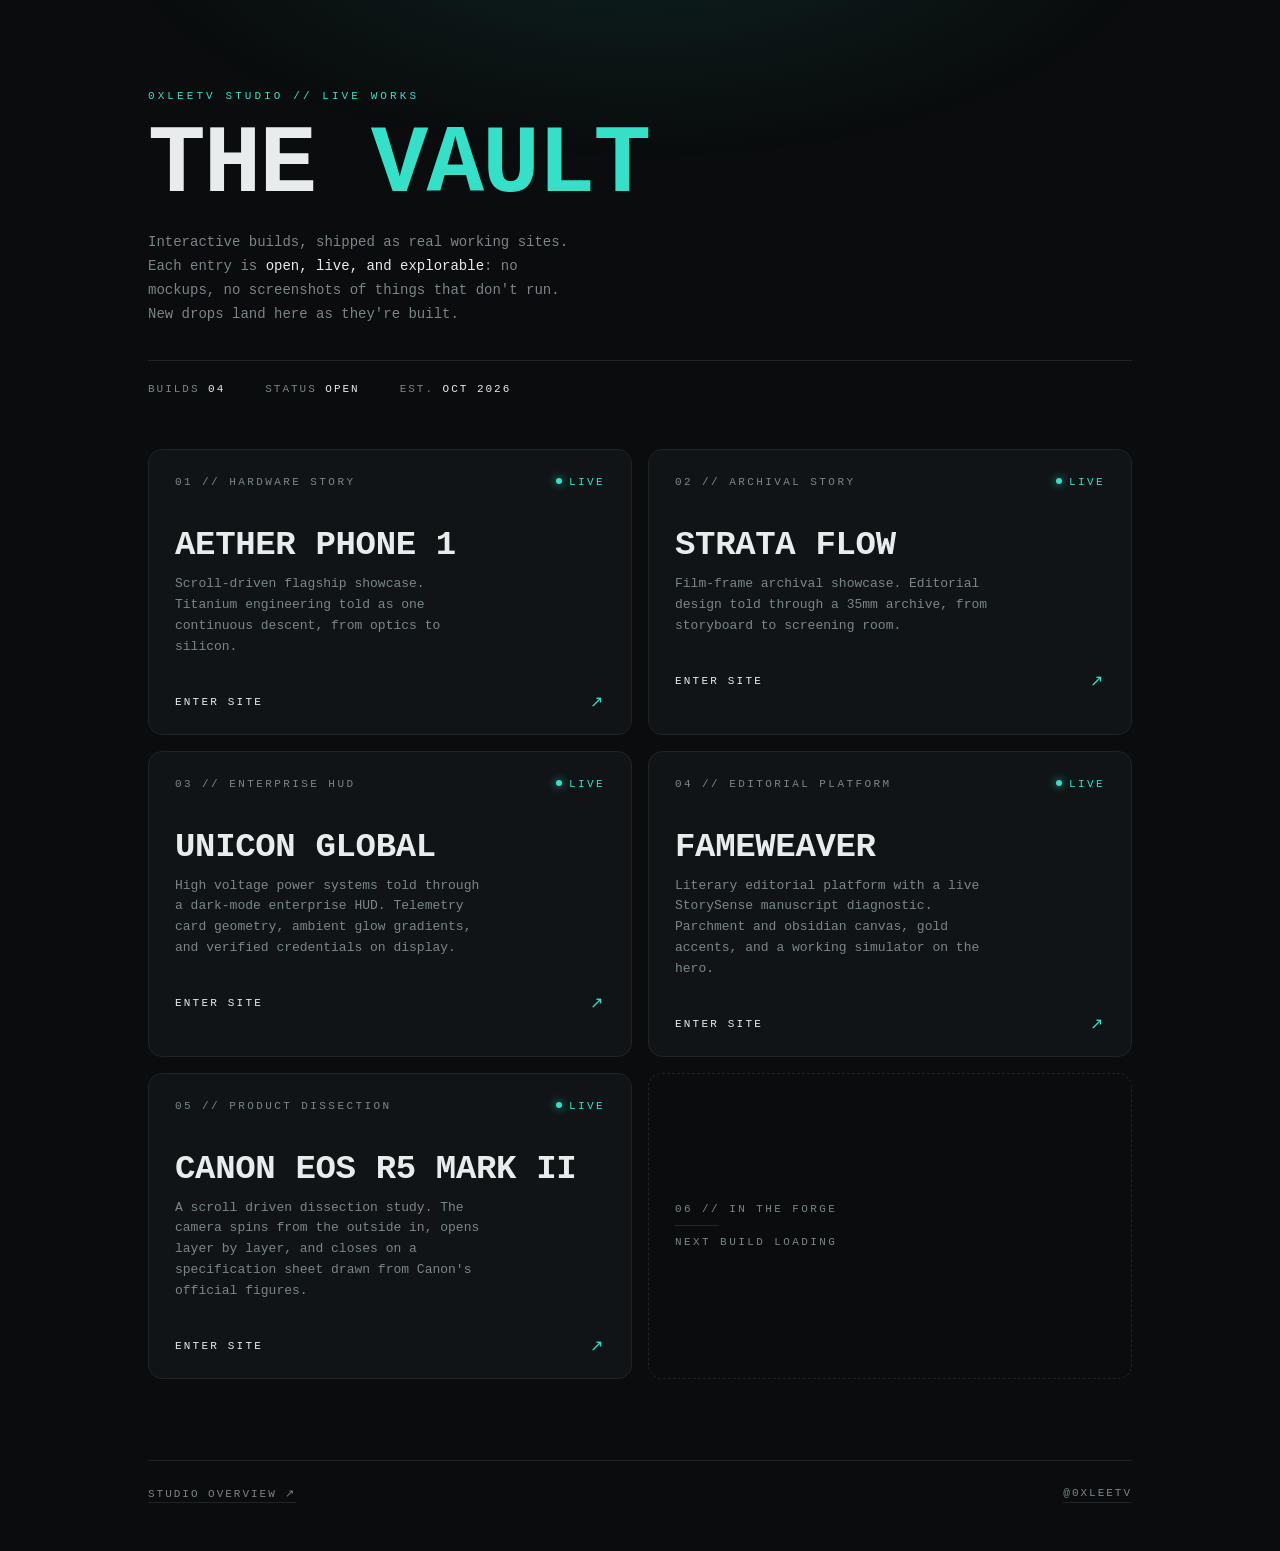
<file: index.html>
<!DOCTYPE html>
<html lang="en">
<head>
<meta charset="UTF-8">
<meta name="viewport" content="width=device-width, initial-scale=1.0">
<title>STUDIO / Live Works / 0xleetv</title>
<meta name="description" content="Live interactive builds by 0xleetv Studio. Each one open, live, and explorable.">
<meta name="theme-color" content="#0a0c0d">
<style>
  :root{
    --bg:#0a0c0d; --panel:#101416; --line:#1e2528;
    --ink:#e8ecec; --dim:#7a8689; --teal:#35e0c8;
    --mono:ui-monospace,'SF Mono','JetBrains Mono',Menlo,Consolas,monospace;
  }
  *{margin:0;padding:0;box-sizing:border-box}
  html{-webkit-text-size-adjust:100%}
  body{
    background:var(--bg); color:var(--ink);
    font-family:var(--mono); min-height:100vh;
    -webkit-font-smoothing:antialiased;
  }
  .wrap{max-width:1080px;margin:0 auto;padding:0 clamp(18px,4vw,48px)}
  .glow{
    position:fixed;inset:0;pointer-events:none;z-index:0;
    background:radial-gradient(60% 40% at 50% -10%, rgba(53,224,200,.10), transparent 70%);
  }
  header{padding:clamp(64px,10vh,110px) 0 clamp(36px,6vh,64px);position:relative;z-index:1}
  .eyebrow{font-size:11px;letter-spacing:.28em;color:var(--teal);text-transform:uppercase}
  h1{
    font-size:clamp(44px,9vw,96px);line-height:.95;letter-spacing:-.02em;
    font-weight:800;margin:18px 0 20px;text-transform:uppercase;
  }
  h1 span{color:var(--teal)}
  .sub{max-width:52ch;color:var(--dim);font-size:14px;line-height:1.7}
  .sub b{color:var(--ink);font-weight:500}
  .meta-row{
    display:flex;gap:clamp(16px,4vw,40px);flex-wrap:wrap;
    margin-top:34px;padding-top:22px;border-top:1px solid var(--line);
    font-size:11px;letter-spacing:.18em;color:var(--dim);text-transform:uppercase;
  }
  .meta-row span b{color:var(--ink);font-weight:500}
  main{position:relative;z-index:1;padding-bottom:clamp(56px,9vh,110px)}
  .grid{
    display:grid;gap:16px;
    grid-template-columns:repeat(auto-fill,minmax(min(100%,420px),1fr));
  }
  a.tile{
    display:block;text-decoration:none;color:inherit;
    background:var(--panel);border:1px solid var(--line);border-radius:14px;
    padding:26px 26px 22px;position:relative;overflow:hidden;
    transition:border-color .25s ease, transform .25s ease, background .25s ease;
  }
  a.tile:hover, a.tile:focus-visible{
    border-color:rgba(53,224,200,.55);
    transform:translateY(-3px);
    background:#12181a;
    outline:none;
  }
  .tile-top{display:flex;justify-content:space-between;align-items:center;font-size:11px;letter-spacing:.22em;text-transform:uppercase;color:var(--dim)}
  .live{color:var(--teal)}
  .live::before{
    content:'';display:inline-block;width:6px;height:6px;border-radius:50%;
    background:var(--teal);margin-right:7px;vertical-align:1px;
    box-shadow:0 0 8px rgba(53,224,200,.9);
  }
  .tile h2{
    font-size:clamp(24px,4vw,34px);letter-spacing:-.01em;text-transform:uppercase;
    margin:38px 0 10px;font-weight:700;
  }
  .tile p{color:var(--dim);font-size:13px;line-height:1.6;max-width:40ch}
  .tile-bottom{display:flex;justify-content:space-between;align-items:center;margin-top:34px;font-size:11px;letter-spacing:.2em;text-transform:uppercase}
  .enter{color:var(--ink)}
  .arrow{color:var(--teal);font-size:16px;transition:transform .25s ease}
  a.tile:hover .arrow{transform:translate(3px,-3px)}
  .ghost{
    border:1px dashed var(--line);border-radius:14px;padding:26px;
    display:flex;flex-direction:column;justify-content:center;gap:10px;
    color:var(--dim);font-size:11px;letter-spacing:.22em;text-transform:uppercase;
  }
  .ghost .bar{width:44px;height:1px;background:var(--line)}
  footer{
    position:relative;z-index:1;border-top:1px solid var(--line);
    padding:26px 0 40px;font-size:11px;letter-spacing:.18em;
    text-transform:uppercase;color:var(--dim);
    display:flex;justify-content:space-between;gap:14px;flex-wrap:wrap;
  }
  footer a{color:var(--dim);text-decoration:none;border-bottom:1px solid var(--line);padding-bottom:2px;transition:color .2s,border-color .2s}
  footer a:hover{color:var(--teal);border-color:rgba(53,224,200,.5)}
  @media (prefers-reduced-motion: reduce){
    *{transition:none !important}
  }
</style>
</head>
<body>
<div class="glow" aria-hidden="true"></div>
<div class="wrap">
  <header>
    <p class="eyebrow">0xleetv Studio // Live Works</p>
    <h1>The <span>Vault</span></h1>
    <p class="sub">Interactive builds, shipped as real working sites. Each entry is <b>open, live, and explorable</b>: no mockups, no screenshots of things that don't run. New drops land here as they're built.</p>
    <div class="meta-row">
      <span>Builds <b id="count">04</b></span>
      <span>Status <b>Open</b></span>
      <span>Est. <b>Oct 2026</b></span>
    </div>
  </header>
  <main>
    <div class="grid">
      <a class="tile" href="aether/">
        <div class="tile-top"><span>01 // Hardware Story</span><span class="live">Live</span></div>
        <h2>Aether Phone 1</h2>
        <p>Scroll-driven flagship showcase. Titanium engineering told as one continuous descent, from optics to silicon.</p>
        <div class="tile-bottom"><span class="enter">Enter Site</span><span class="arrow">&#8599;</span></div>
      </a>
      <a class="tile" href="strata-flow/">
        <div class="tile-top"><span>02 // Archival Story</span><span class="live">Live</span></div>
        <h2>Strata Flow</h2>
        <p>Film-frame archival showcase. Editorial design told through a 35mm archive, from storyboard to screening room.</p>
        <div class="tile-bottom"><span class="enter">Enter Site</span><span class="arrow">&#8599;</span></div>
      </a>
      <a class="tile" href="unicon-global/">
        <div class="tile-top"><span>03 // Enterprise HUD</span><span class="live">Live</span></div>
        <h2>Unicon Global</h2>
        <p>High voltage power systems told through a dark-mode enterprise HUD. Telemetry card geometry, ambient glow gradients, and verified credentials on display.</p>
        <div class="tile-bottom"><span class="enter">Enter Site</span><span class="arrow">&#8599;</span></div>
      </a>
      <a class="tile" href="fameweaver/">
        <div class="tile-top"><span>04 // Editorial Platform</span><span class="live">Live</span></div>
        <h2>FameWeaver</h2>
        <p>Literary editorial platform with a live StorySense manuscript diagnostic. Parchment and obsidian canvas, gold accents, and a working simulator on the hero.</p>
        <div class="tile-bottom"><span class="enter">Enter Site</span><span class="arrow">&#8599;</span></div>
      </a>
      <a class="tile" href="canon-r5/">
        <div class="tile-top"><span>05 // Product Dissection</span><span class="live">Live</span></div>
        <h2>Canon EOS R5 Mark II</h2>
        <p>A scroll driven dissection study. The camera spins from the outside in, opens layer by layer, and closes on a specification sheet drawn from Canon's official figures.</p>
        <div class="tile-bottom"><span class="enter">Enter Site</span><span class="arrow">&#8599;</span></div>
      </a>
      <div class="ghost" aria-hidden="true">
        <span>06 // In the forge</span>
        <span class="bar"></span>
        <span>Next build loading</span>
      </div>
    </div>
  </main>
  <footer>
    <a href="https://0xleetvstudio.netlify.app" rel="noopener">Studio Overview &#8599;</a>
    <a href="https://x.com/0xleetv" rel="noopener">@0xleetv</a>
  </footer>
</div>
</body>
</html>
</file>
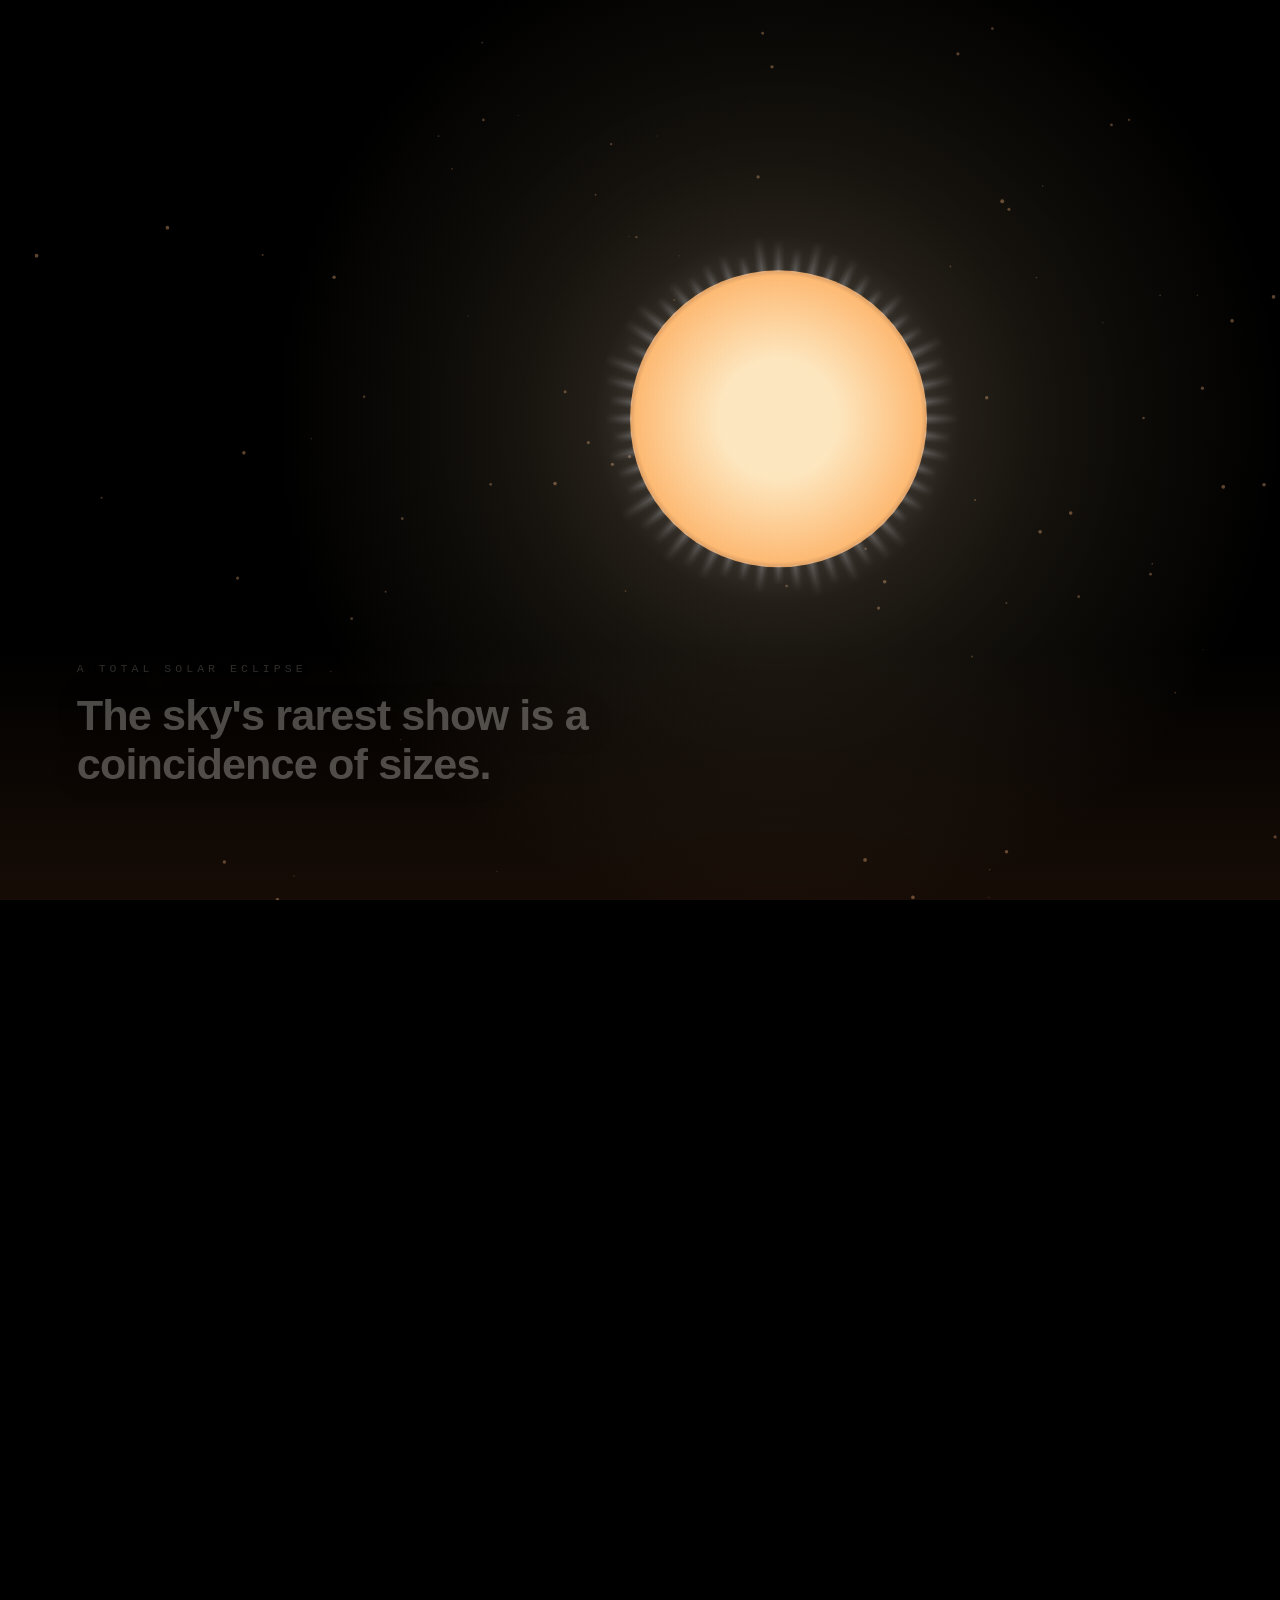
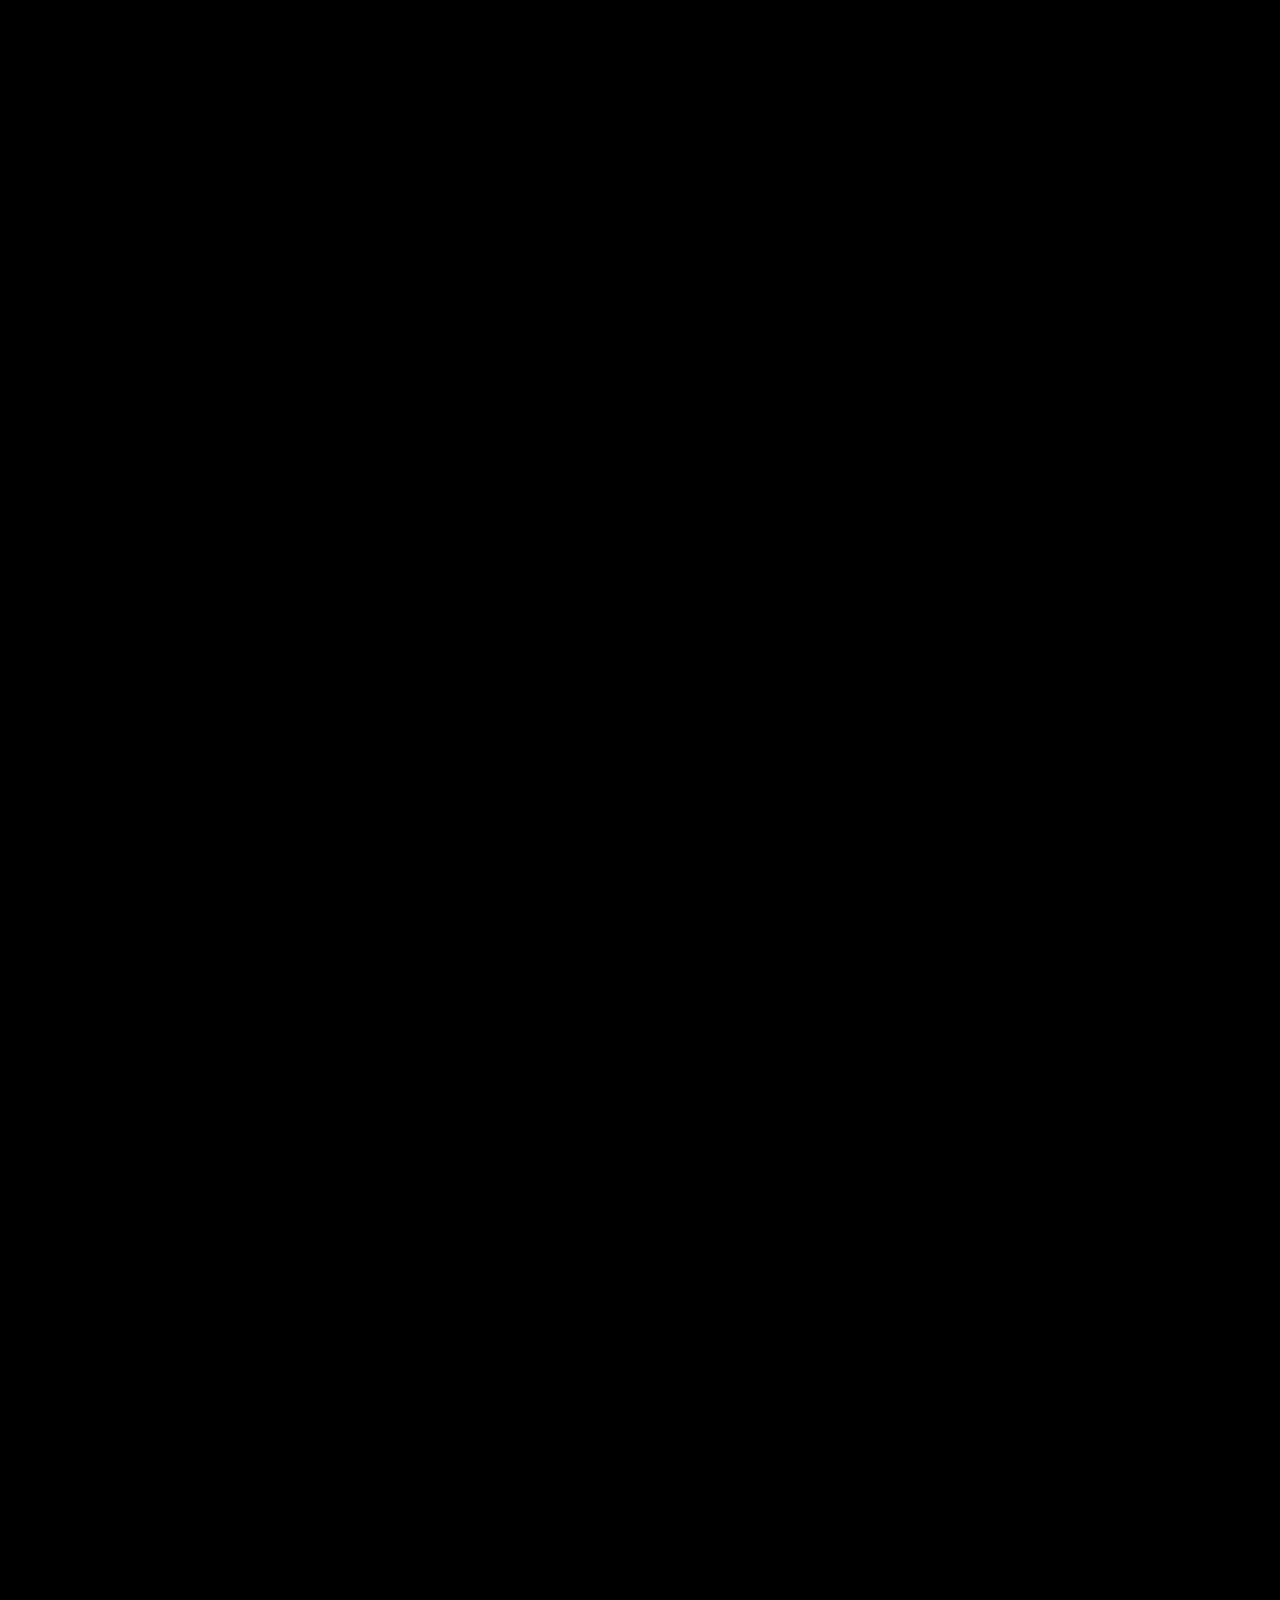
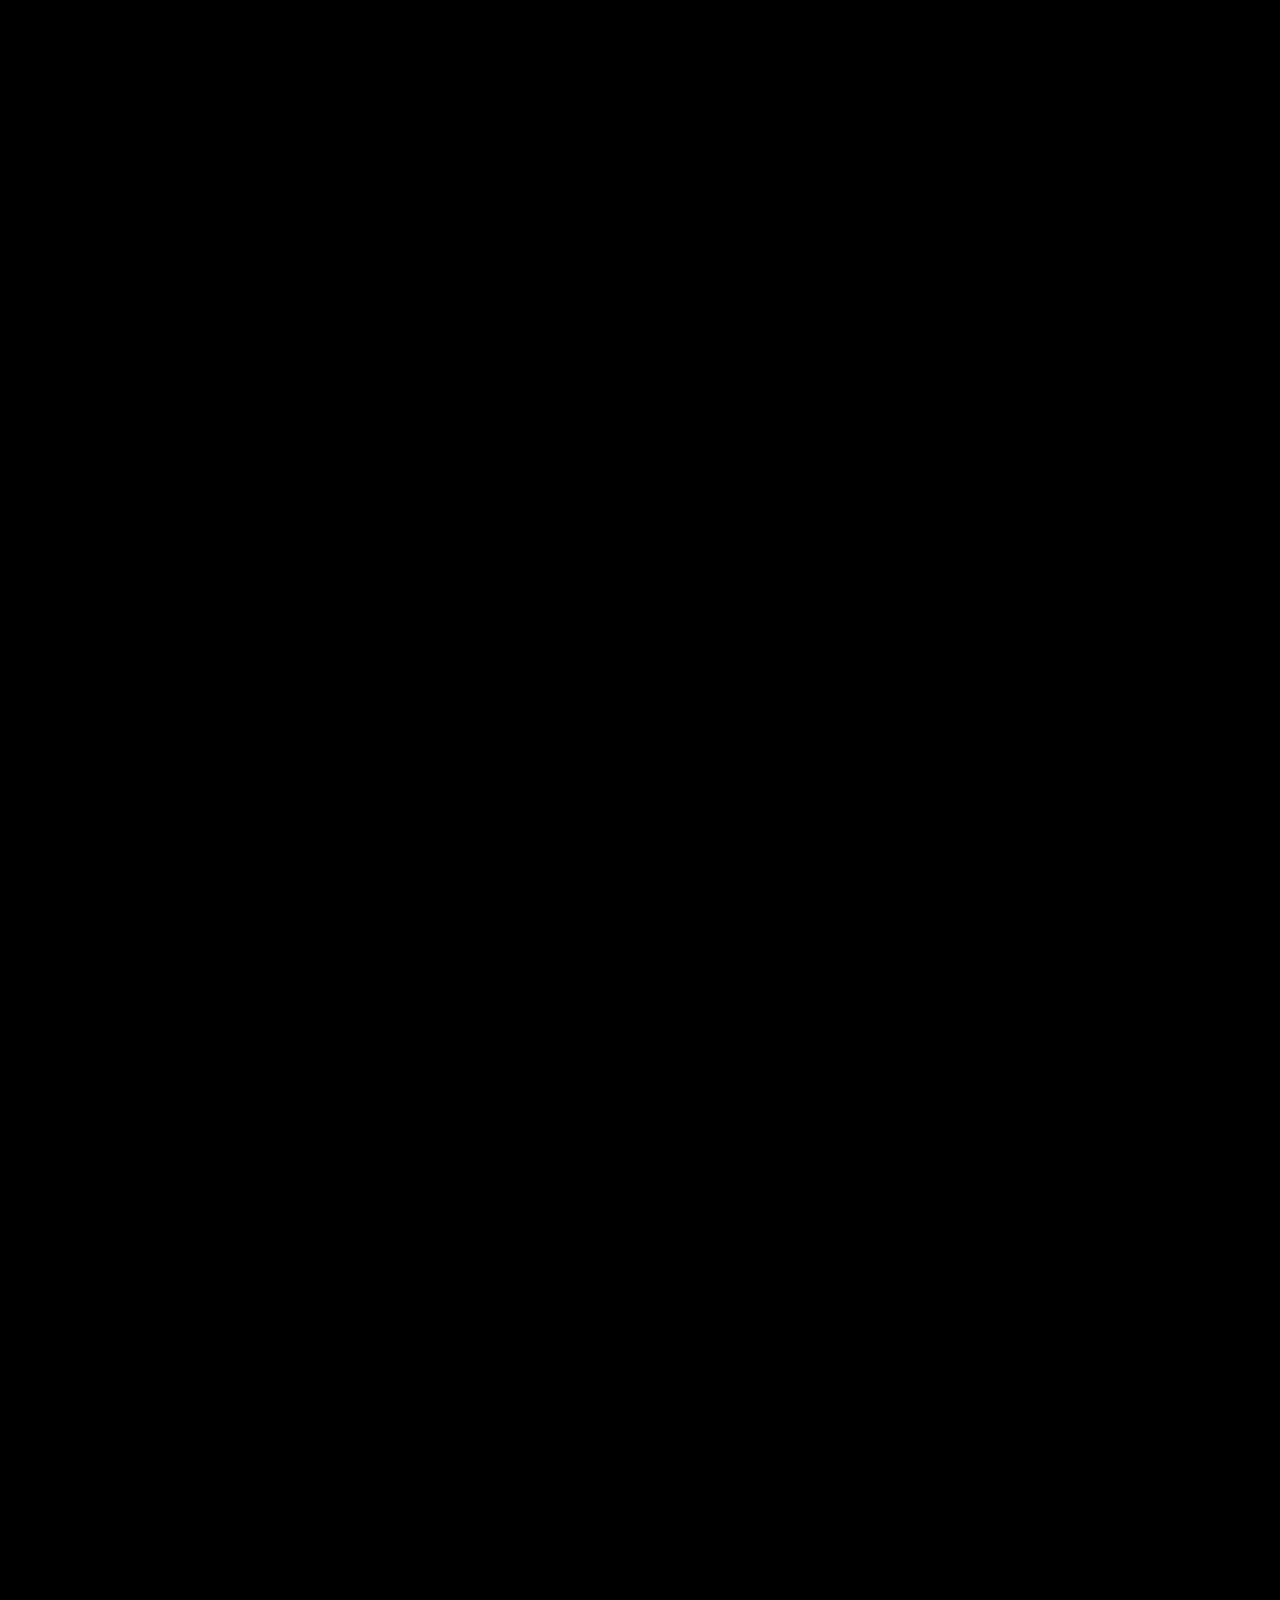
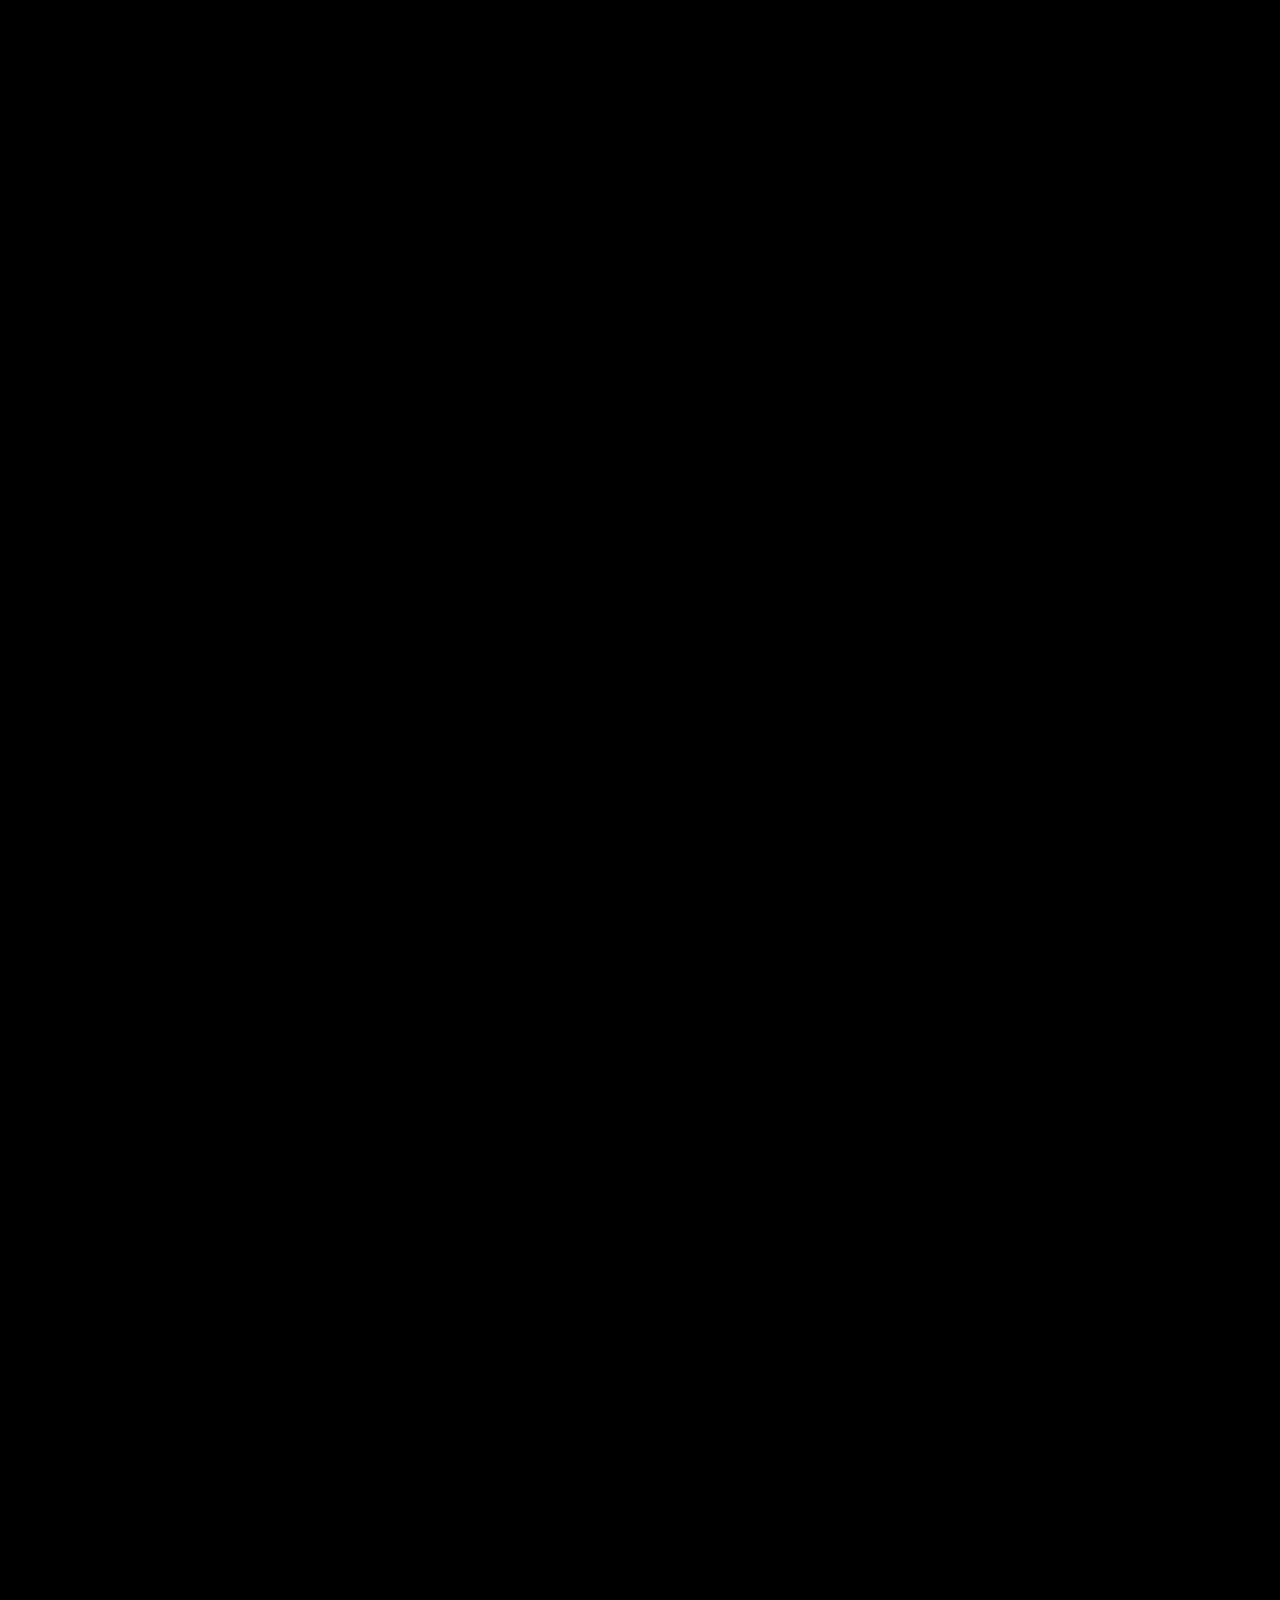
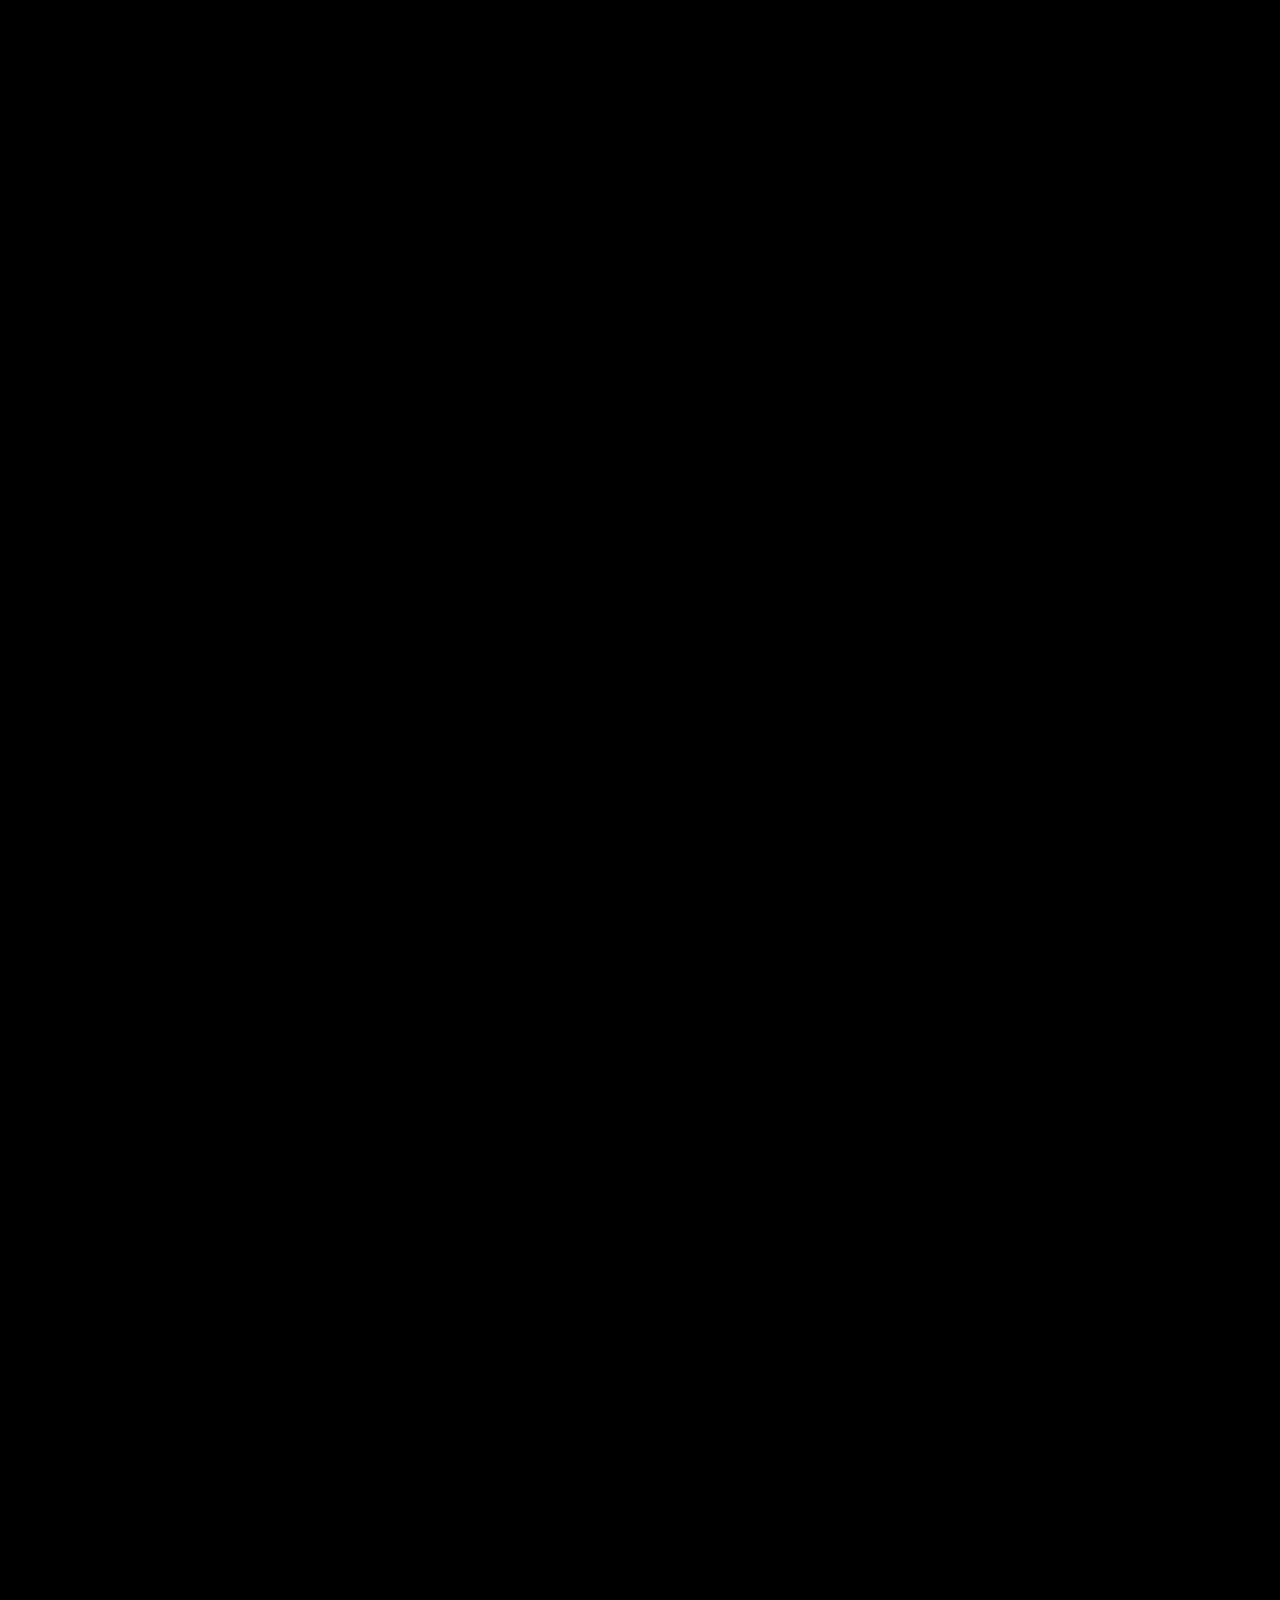
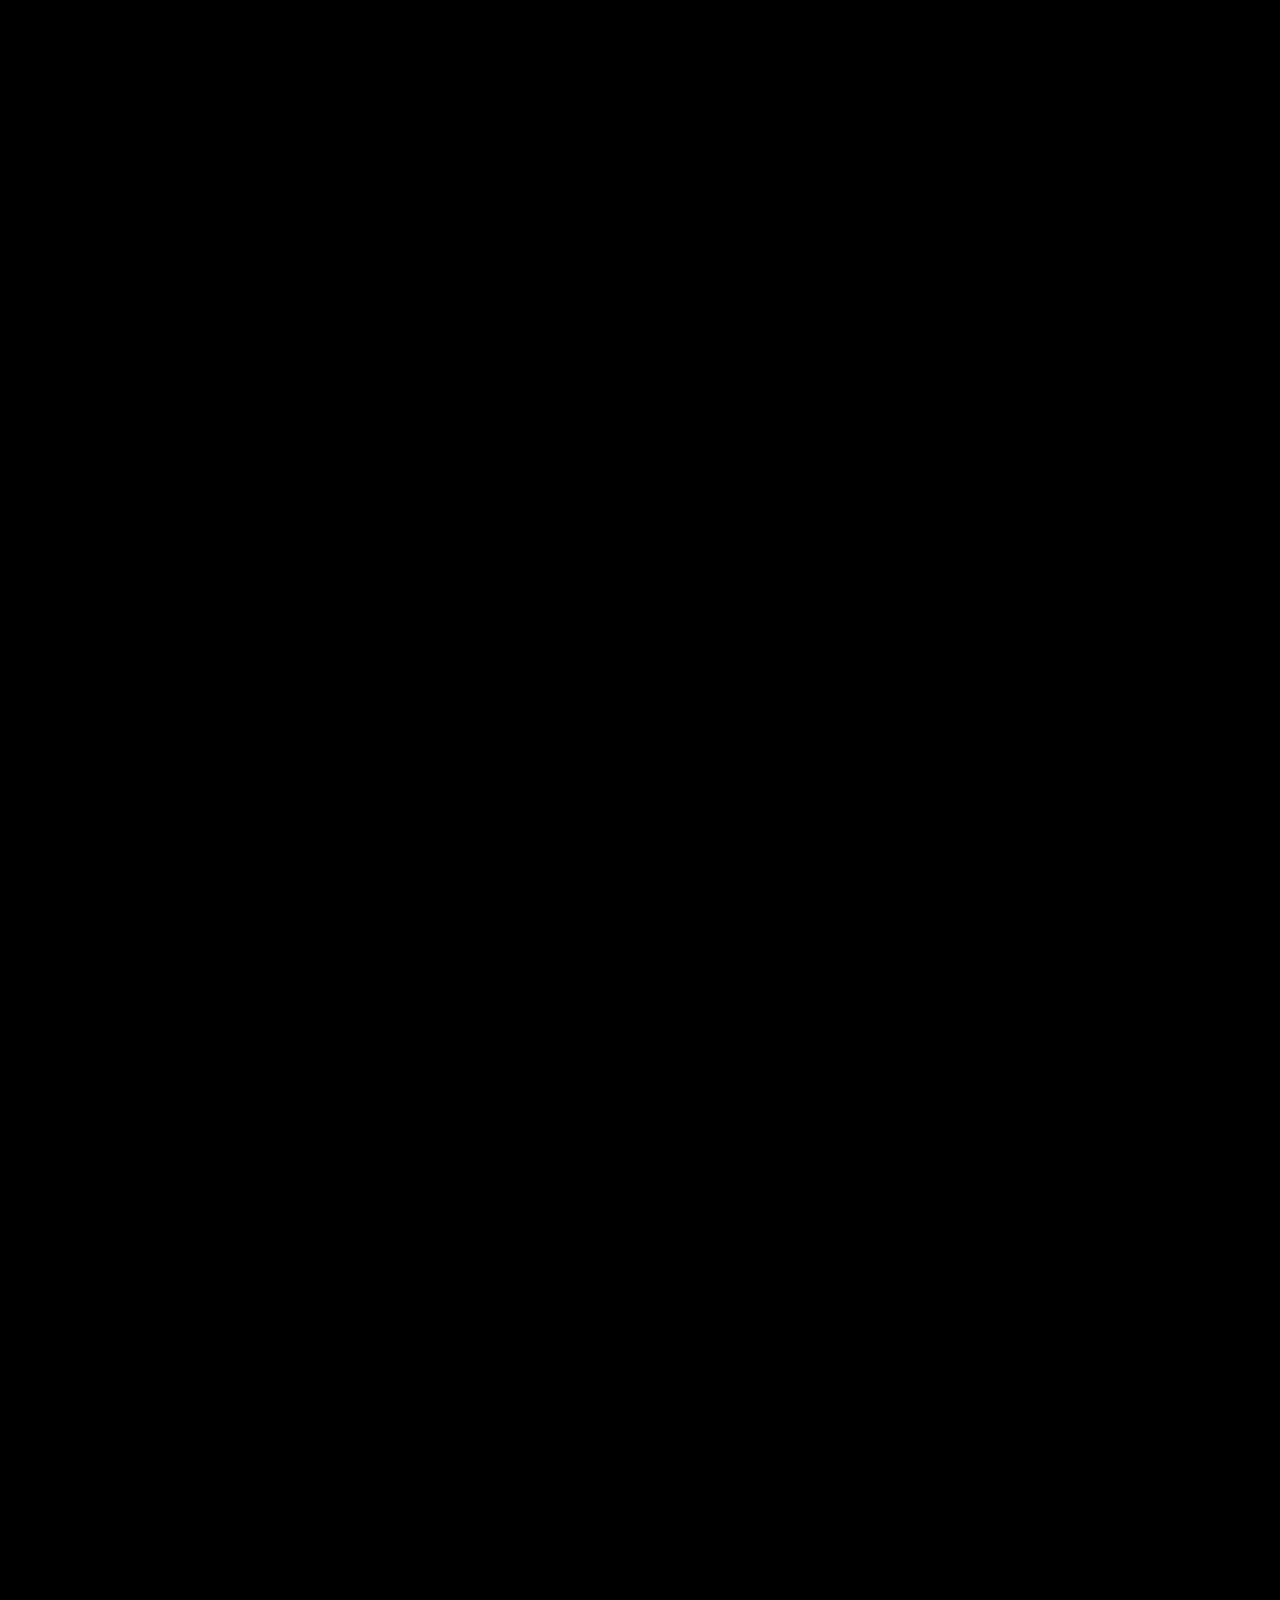
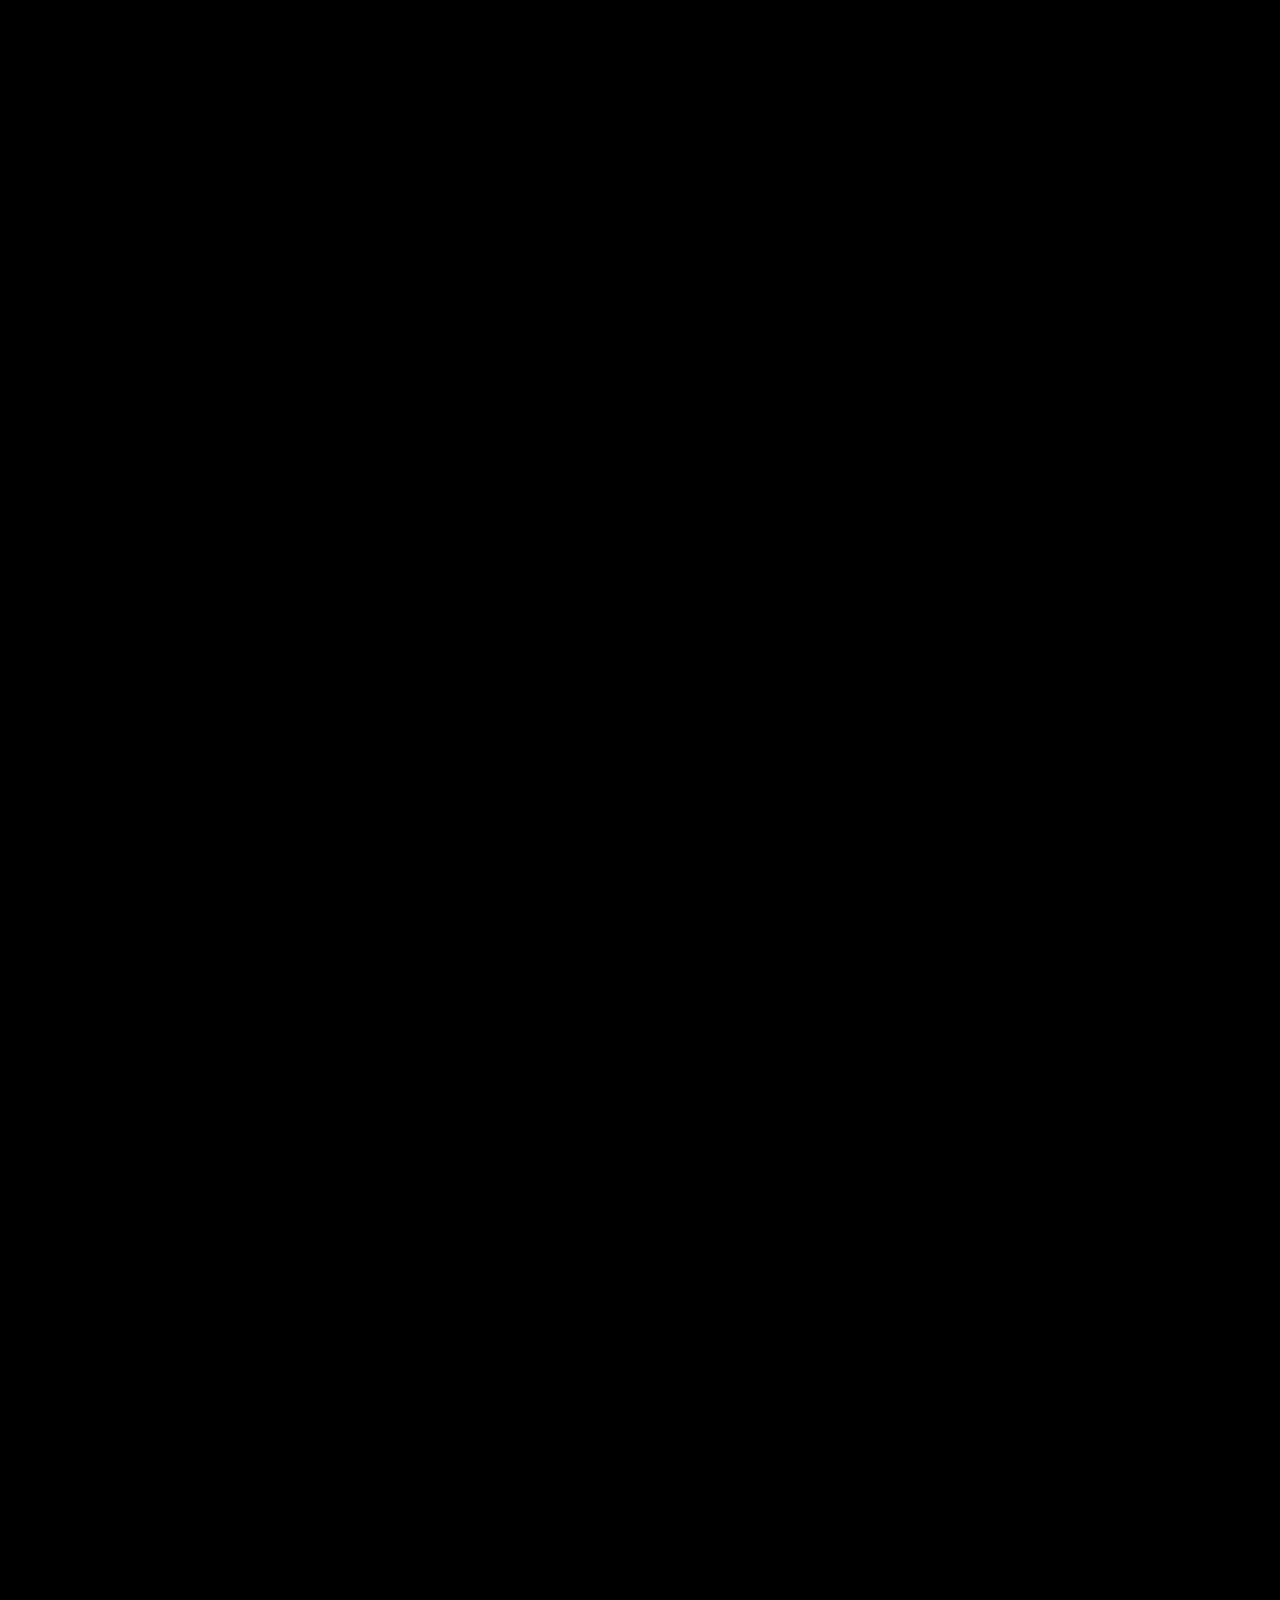
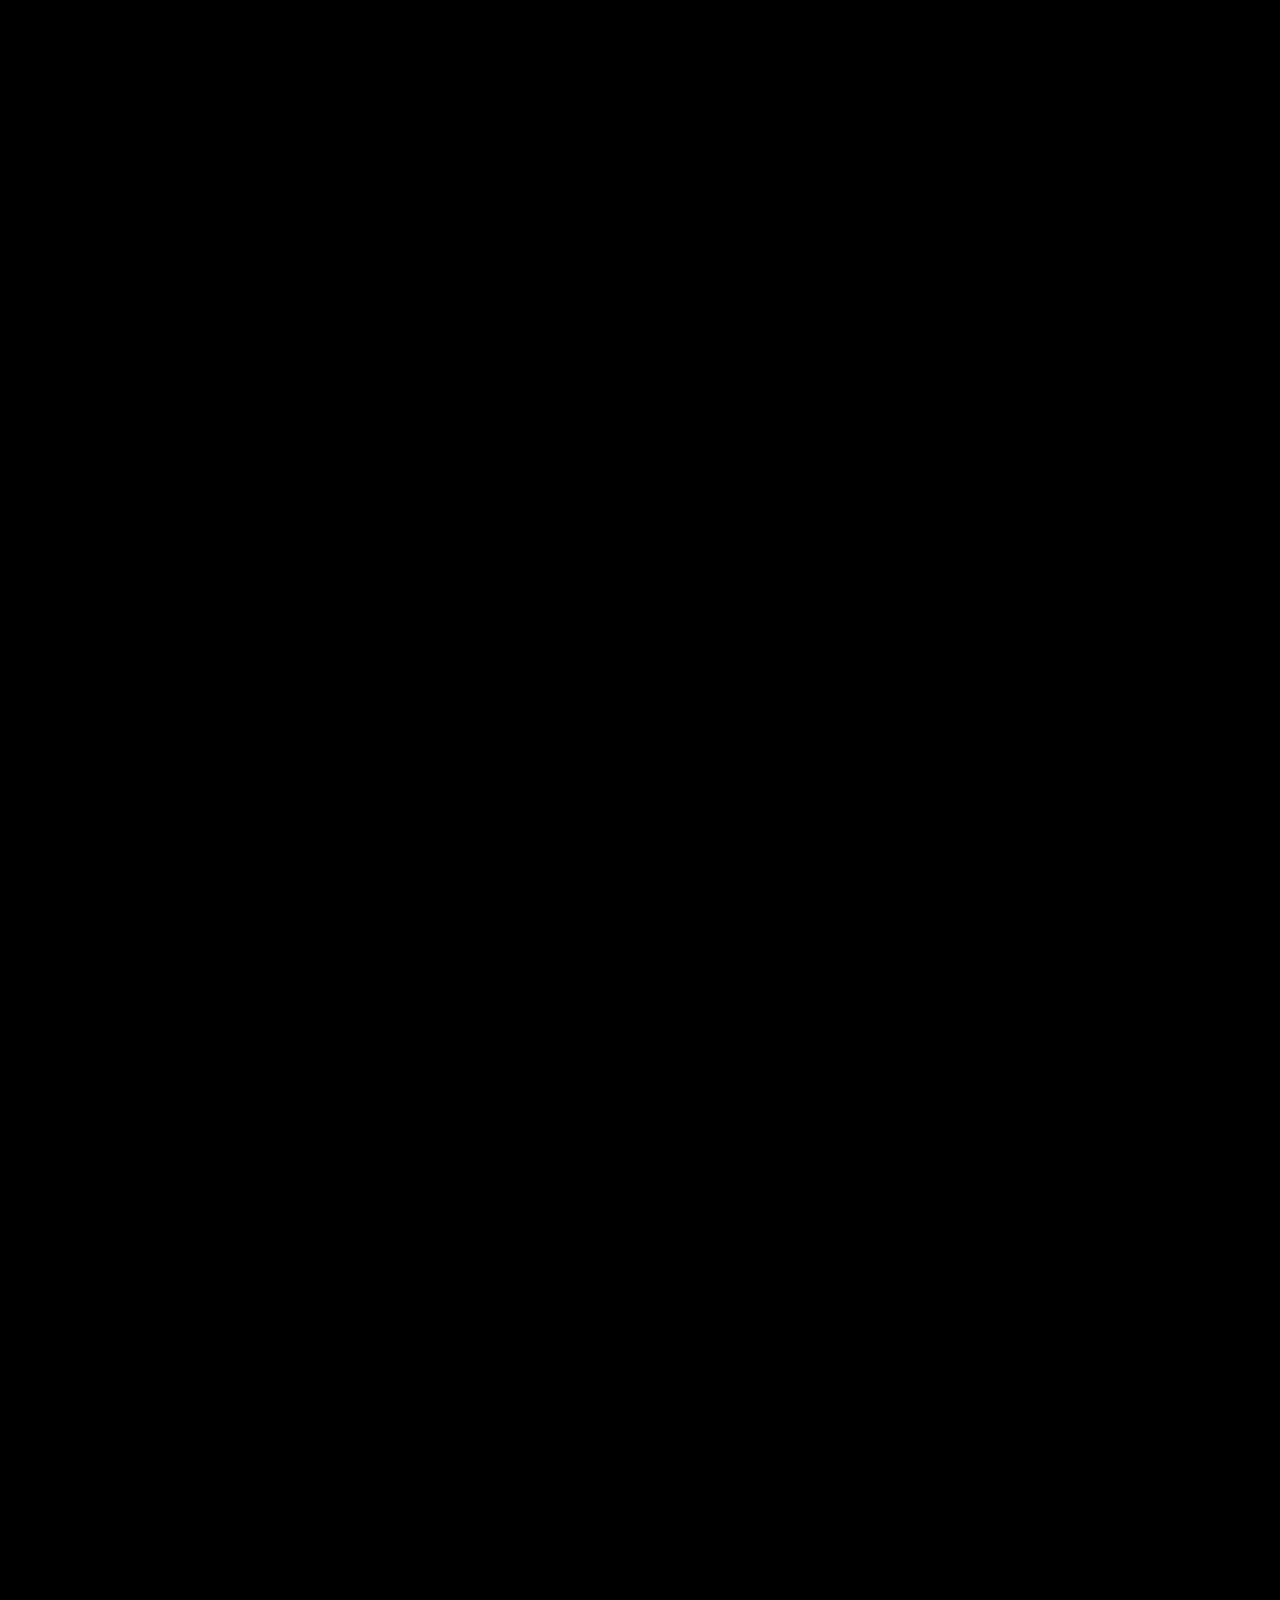
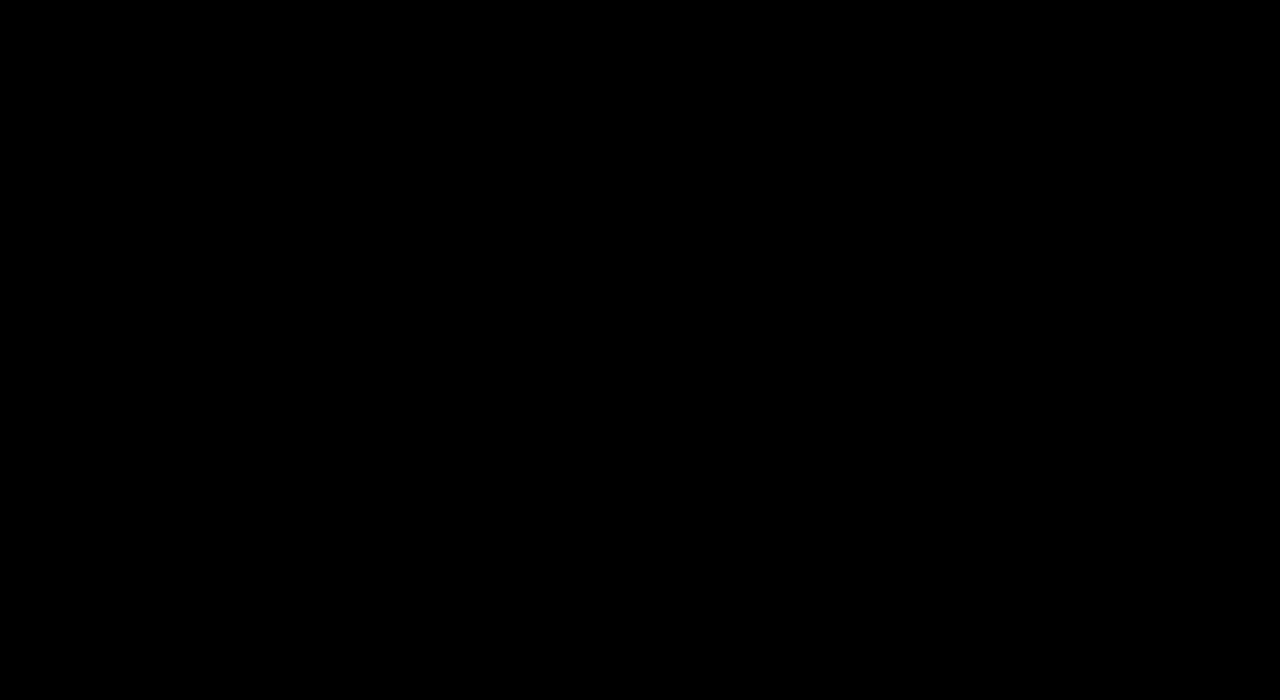
<file: eclipse-horizon/index.html>
<!DOCTYPE html>
<html lang="en">
<head>
  <meta charset="UTF-8">
  <meta name="viewport" content="width=device-width, initial-scale=1.0, viewport-fit=cover">
  <title>Eclipse Horizon</title>
  <meta name="description" content="A continuous scroll film through the geometry of a total solar eclipse, from first contact to the last bead.">
  <meta name="theme-color" content="#000000">
  <link rel="stylesheet" href="styles.css">
</head>
<body>

  <div class="film" id="film">
    <div class="stage">
      <canvas id="sky"></canvas>
    </div>

    <p class="chapter" id="chapter"></p>
        <div id="annos" aria-hidden="true">
      <span class="anno" id="a-first">First contact</span>
      <span class="anno" id="a-bead">The last bead</span>
      <span class="anno" id="a-umbra">The umbra arrives</span>
      <span class="anno" id="a-limb">Earth's limb</span>
      <span class="anno" id="a-stream">Polar streamers</span>
      <span class="anno" id="a-bands">Shadow bands</span>
      <span class="anno" id="a-prom">Prominences</span>
    </div>
    <div id="tags" aria-hidden="true">
      <span class="tag tag-a">Corona<b>streamers follow the magnetic field</b></span>
      <span class="tag tag-b">Chromosphere<b>a hot rim at the moon's edge</b></span>
    </div>

    <section class="band" id="b-hero">
      <div class="copy copy-hero">
        <p class="kicker">A total solar eclipse</p>
        <p class="hero-line">The sky's rarest show is a coincidence of sizes.</p>
      </div>
    </section>

    <section class="band" id="b-geom">
      <div class="copy">
        <p class="kicker">Geometry 01 · Coincidence</p>
        <h2 class="display" id="dist-verdict">Total</h2>
        <p class="statement" id="dist-statement">Full cover. Daylight collapses.</p>
        <input class="knob" type="range" id="dist-slider" min="356500" max="406700" value="356500" step="100" aria-label="Moon distance">
        <p class="mono" id="dist-read"></p>
      </div>
    </section>

        <section class="band right" id="b-moon">
      <div class="copy">
        <p class="kicker">Approach · First contact</p>
        <h2 class="display">A slow takeover</h2>
        <p class="statement">The moon swallows the sun slowly. At 3,700 kilometres per hour it still takes more than an hour to finish the job, and the light dies a little at a time.</p>
      </div>
    </section>

<section class="band right" id="b-tot">
      <div class="copy">
        <p class="kicker">Totality</p>
        <h2 class="display">The corona</h2>
        <p class="statement">For those few minutes the sun shows the one thing daylight always hides. The corona, silver-white, rippling in solar wind. Its shape follows the sun's magnetic field, and it never looks the same twice.</p>
        <p class="mono">Tap to hide the names</p>
      </div>
    </section>

        <section class="band right" id="b-air">
      <div class="copy">
        <p class="kicker">Totality · The chill</p>
        <h2 class="display">The air changes</h2>
        <p class="statement">The air cools by whole degrees. Birds go silent and head for roost, tricked by night at noon. Every horizon glows at once, twilight running a full circle.</p>
      </div>
    </section>

<section class="band" id="b-flash">
      <div class="copy">
        <p class="kicker">Light 02 · The last bead</p>
        <h2 class="display">Diamond ring</h2>
        <p class="statement">One last bead of sunlight threads a valley on the moon's rim and burns like a diamond ring. Francis Baily drew it in 1836.</p>
      </div>
    </section>

        <section class="band right" id="b-fall">
      <div class="copy">
        <p class="kicker">Nightfall · The umbra</p>
        <h2 class="display">Darkness lands</h2>
        <p class="statement">The umbra does not creep in. It slams past at thousands of kilometres per hour, a ribbon of night a few hundred kilometres wide. Stand outside it and you see nothing at all.</p>
      </div>
    </section>

    <section class="band" id="b-fall2">
      <div class="copy">
        <p class="kicker">Stars at midday</p>
        <h2 class="display">Midnight noon</h2>
        <p class="statement">Venus steps out of a noon sky. The brightest stars follow. Every horizon burns like sunset, because the light is leaving everywhere except the circle you stand in. In 1919, photographs taken in totality showed starlight bending around the sun.</p>
      </div>
    </section>

<section class="band right" id="b-shadow">
      <div class="copy">
        <p class="kicker">Geometry 03 · The shadow</p>
        <h2 class="display" id="sweep-verdict">Path centre</h2>
        <p class="statement">One shadow races across the face of the Earth. Where you stand decides everything. Inside the umbra the sky is dark enough for the corona. One step outside, and it is day.</p>
        <input class="knob" type="range" id="sweep-slider" min="0" max="100" value="50" aria-label="Umbra position along the path">
        <p class="mono" id="sweep-read"></p>
      </div>
    </section>

    <section class="band" id="b-dur">
      <div class="copy">
        <p class="kicker">Geometry 04 · Duration</p>
        <h2 class="display">7:32</h2>
        <p class="statement">The ceiling for a total eclipse. Most totality lasts a fraction of it.</p>
        <div class="chart">
          <div class="row pick" data-note="The physics ceiling, set by geometry alone." top"><span class="lbl">theoretical ceiling</span><span class="bar" style="width:100%"></span><span class="num">7:32</span></div>
          <div class="row pick" data-note="June 20, 1955. The longest of the twentieth century.""><span class="lbl">Karachi 1955</span><span class="bar" style="width:94.7%"></span><span class="num">7:08</span></div>
          <div class="row pick" data-note="August 2, 2027. The longest of the century so far.""><span class="lbl">Luxor 2027</span><span class="bar" style="width:84.7%"></span><span class="num">6:23</span></div>
          <div class="row pick" data-note="April 8, 2024. The path swept Mexico, the US and Canada.""><span class="lbl">North America 2024</span><span class="bar" style="width:59.3%"></span><span class="num">4:28</span></div>
          <div class="row pick" data-note="August 12, 2026. Europe's first total eclipse since 1999.""><span class="lbl">Iceland and Spain 2026</span><span class="bar" style="width:30.5%"></span><span class="num">2:18</span></div>
        </div>
        <p class="mono" id="dur-note">Tap a bar for its story</p>
      </div>
    </section>

    <section class="band top right" id="b-cor">
      <div class="copy">
        <p class="kicker">Light 05 · The paradox</p>
        <h2 class="display">1,000,000 °C</h2>
        <p class="statement">The corona burns a hundred times hotter than the surface beneath it. Nobody has fully explained why.</p>
      </div>
    </section>

    <section class="band" id="b-fut">
      <div class="copy">
        <p class="kicker">Future 06 · The clock</p>
        <p class="statement">The moon slips 3.8 centimetres further away every year. The perfect fit is unwinding itself, and totality is already counting down.</p>
        <div class="stats">
          <div class="stat"><b>3.8 cm</b><span>moon drift, per year</span></div>
          <div class="stat"><b>600 Myr</b><span>until the last total eclipse</span></div>
          <div class="stat"><b>18y 11d 8h</b><span>the saros cycle</span></div>
        </div>
        <div class="chips">
          <button class="chip active" data-line="August 2027. Up to 6 minutes 23 seconds over Luxor, Egypt.">Aug 2027</button>
          <button class="chip" data-line="July 2028. Totality crosses Sydney late in the afternoon.">Jul 2028</button>
          <button class="chip" data-line="November 2030. The shadow returns to southern Africa.">Nov 2030</button>
        </div>
        <p class="mono" id="next-line">August 2027. Up to 6 minutes 23 seconds over Luxor, Egypt.</p>
        <p class="mono">Figures from NASA eclipse bulletins and lunar laser ranging.</p>
      </div>
    </section>
  </div>

<script src="script.js"></script>
</body>
</html>
</file>
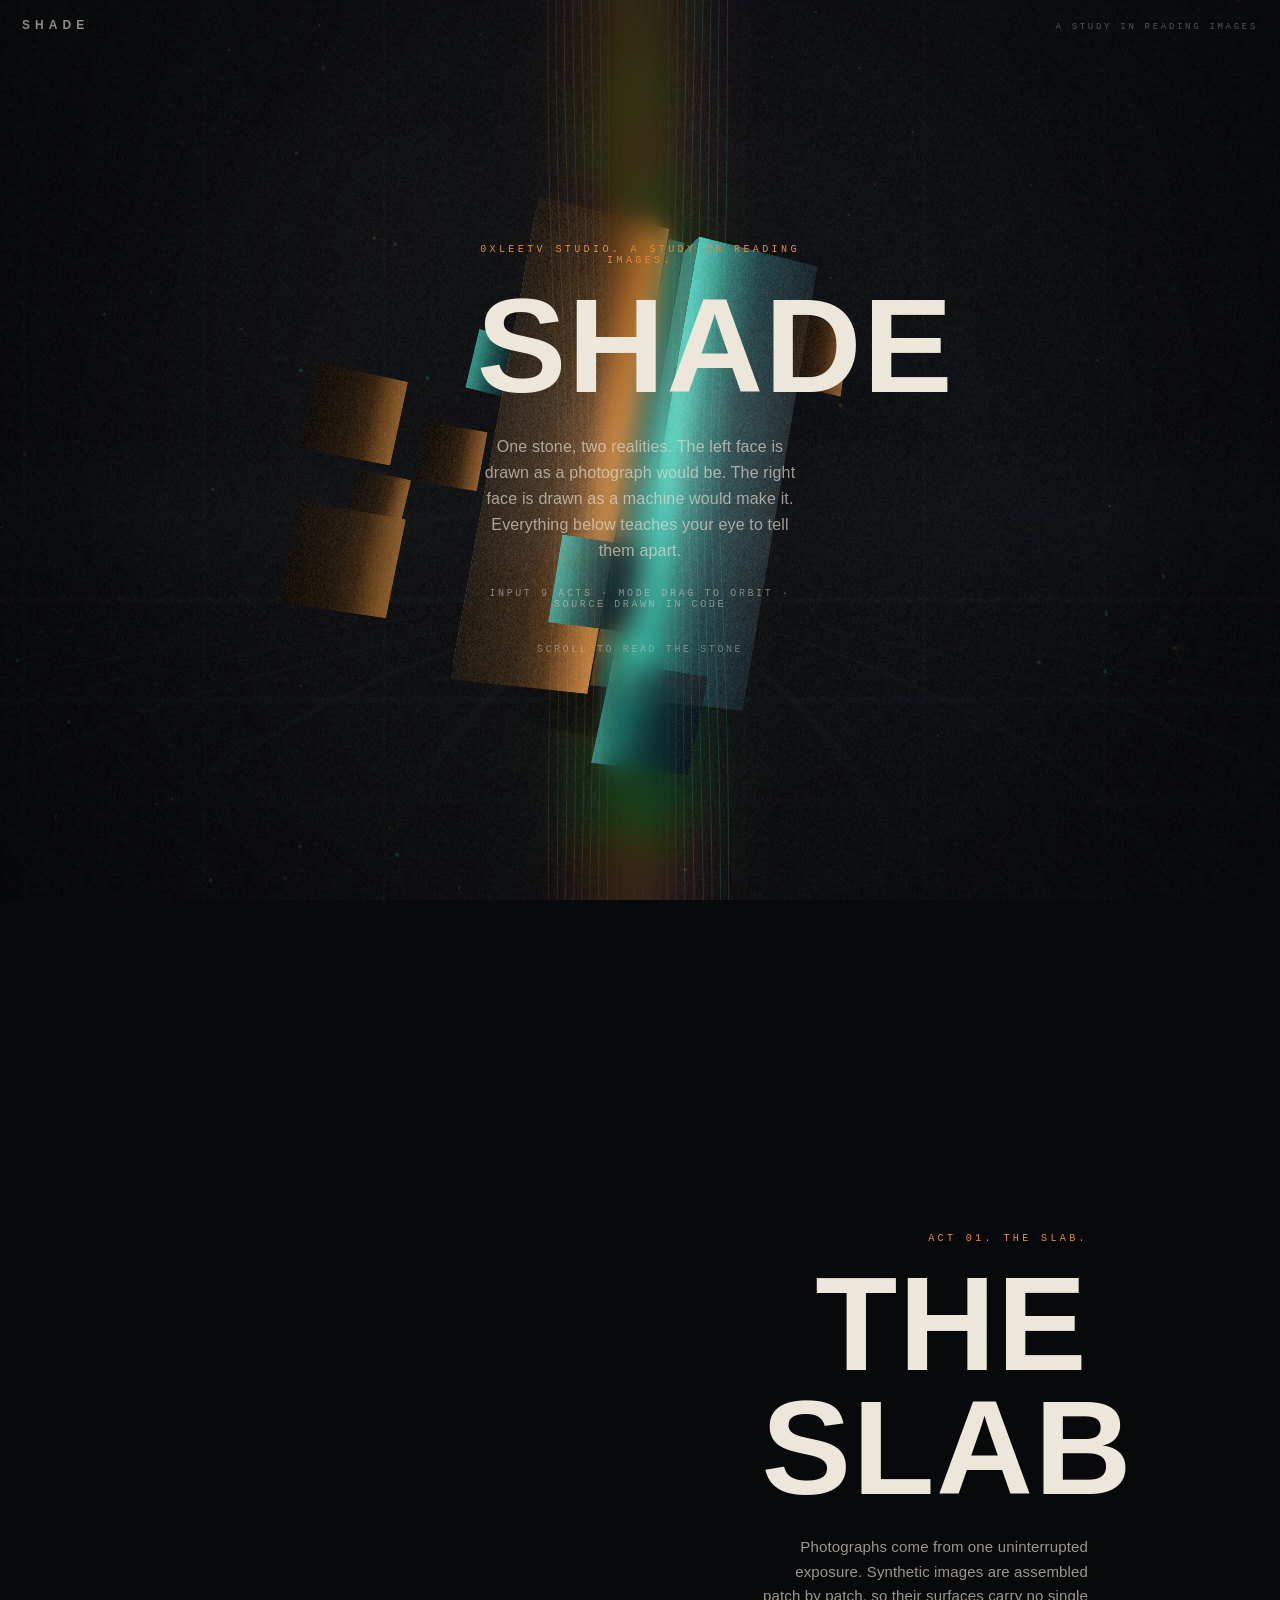
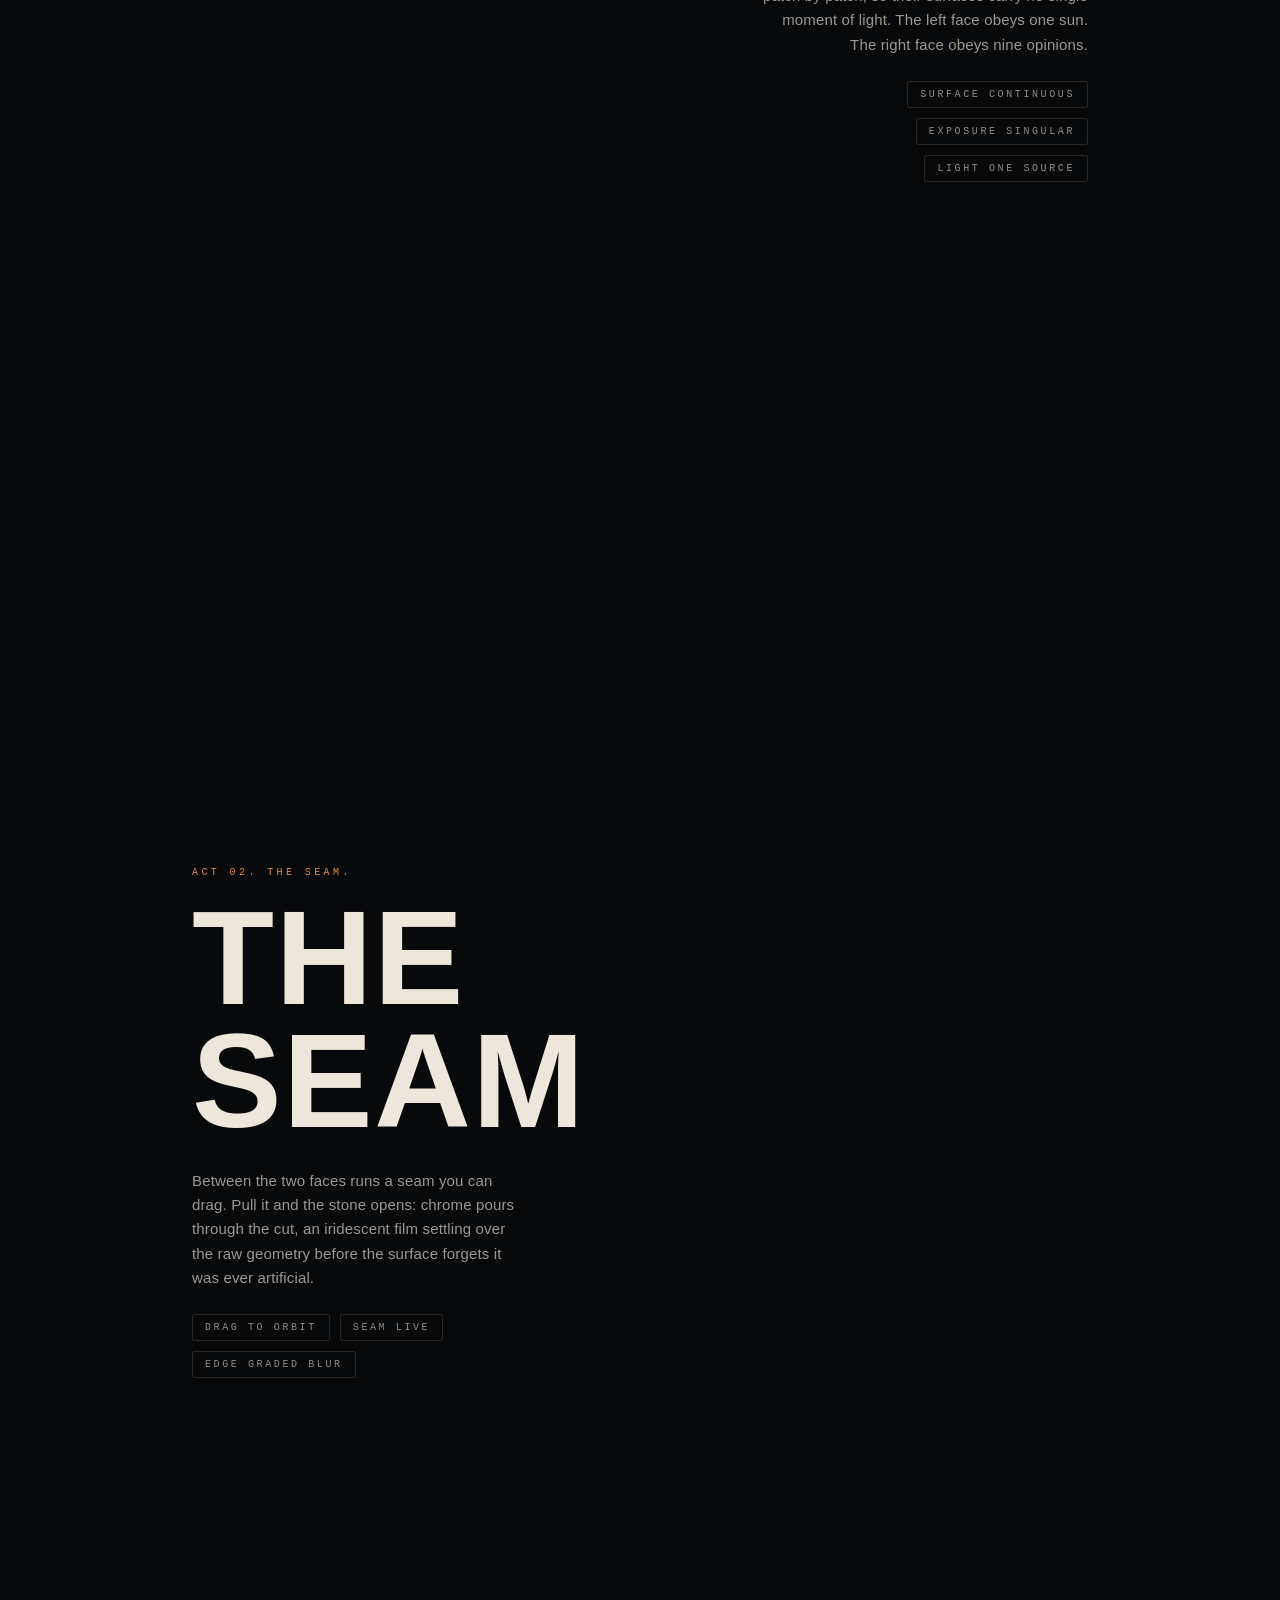
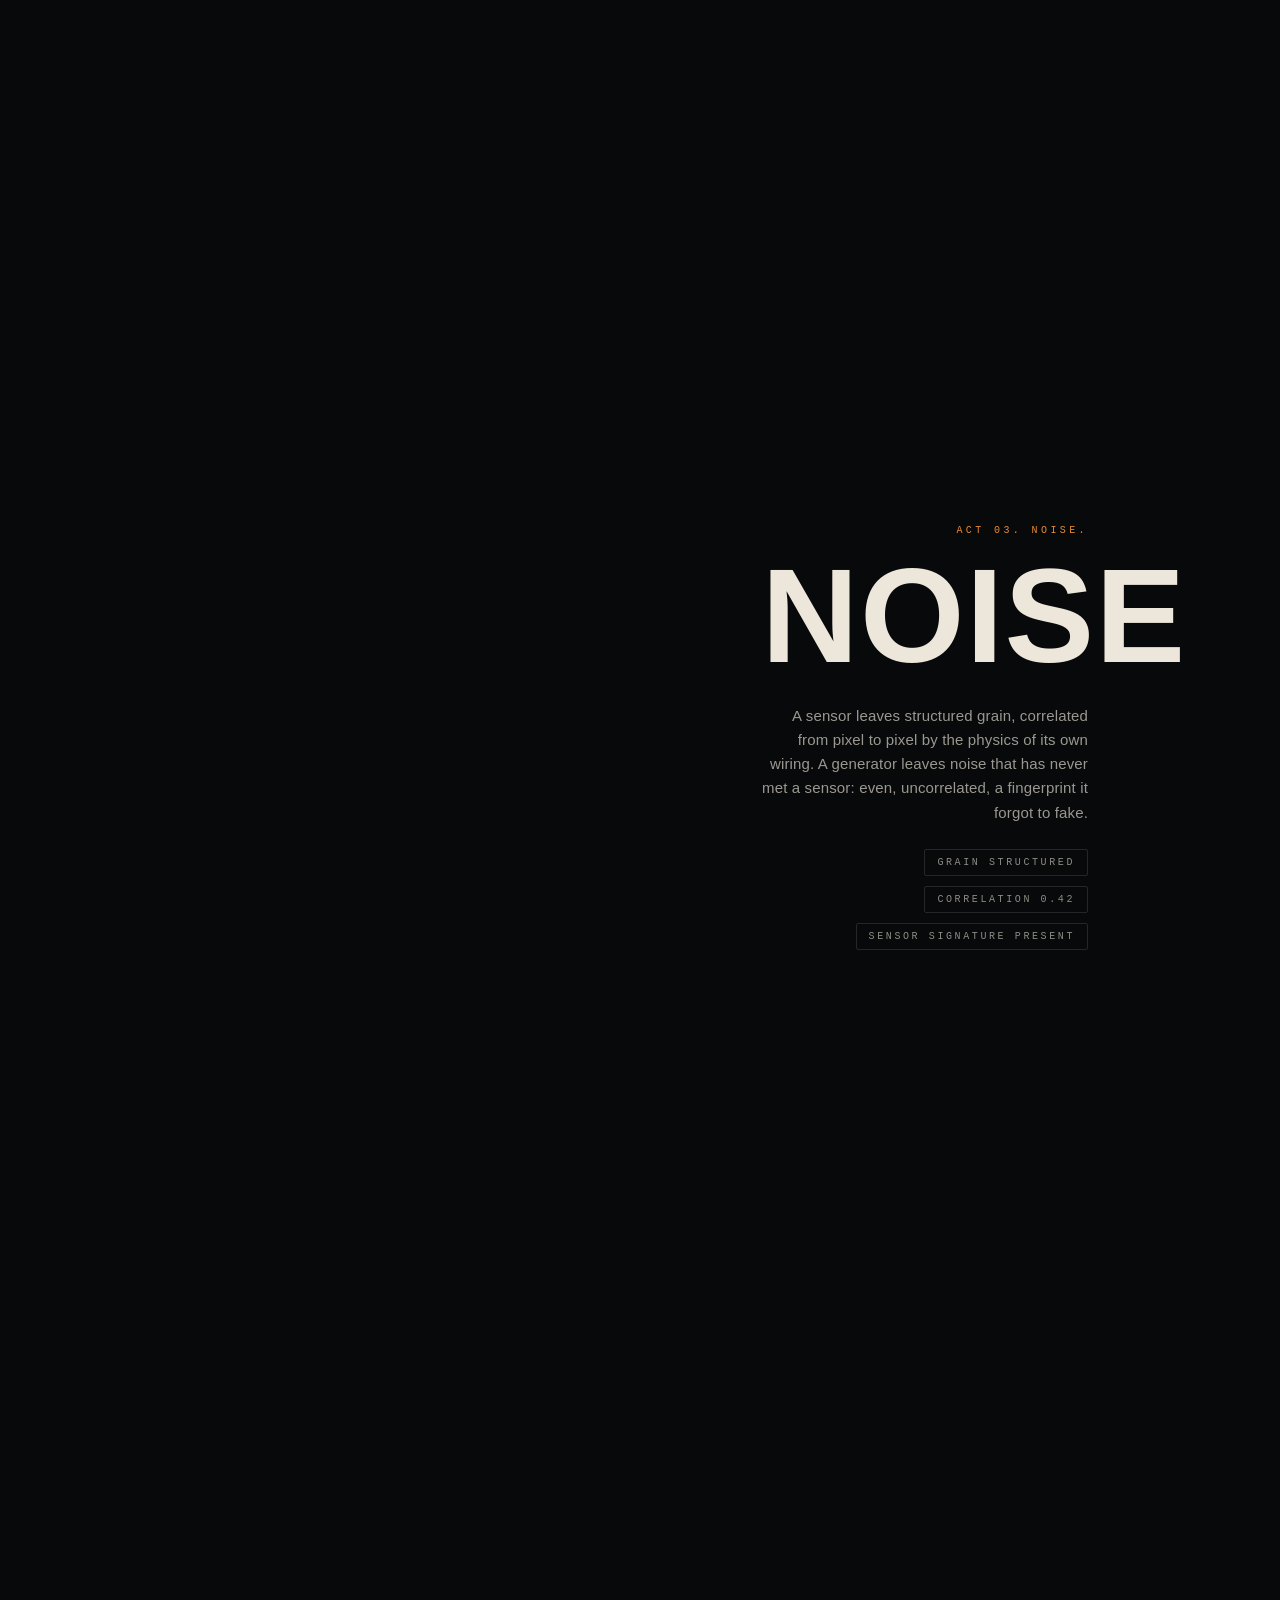
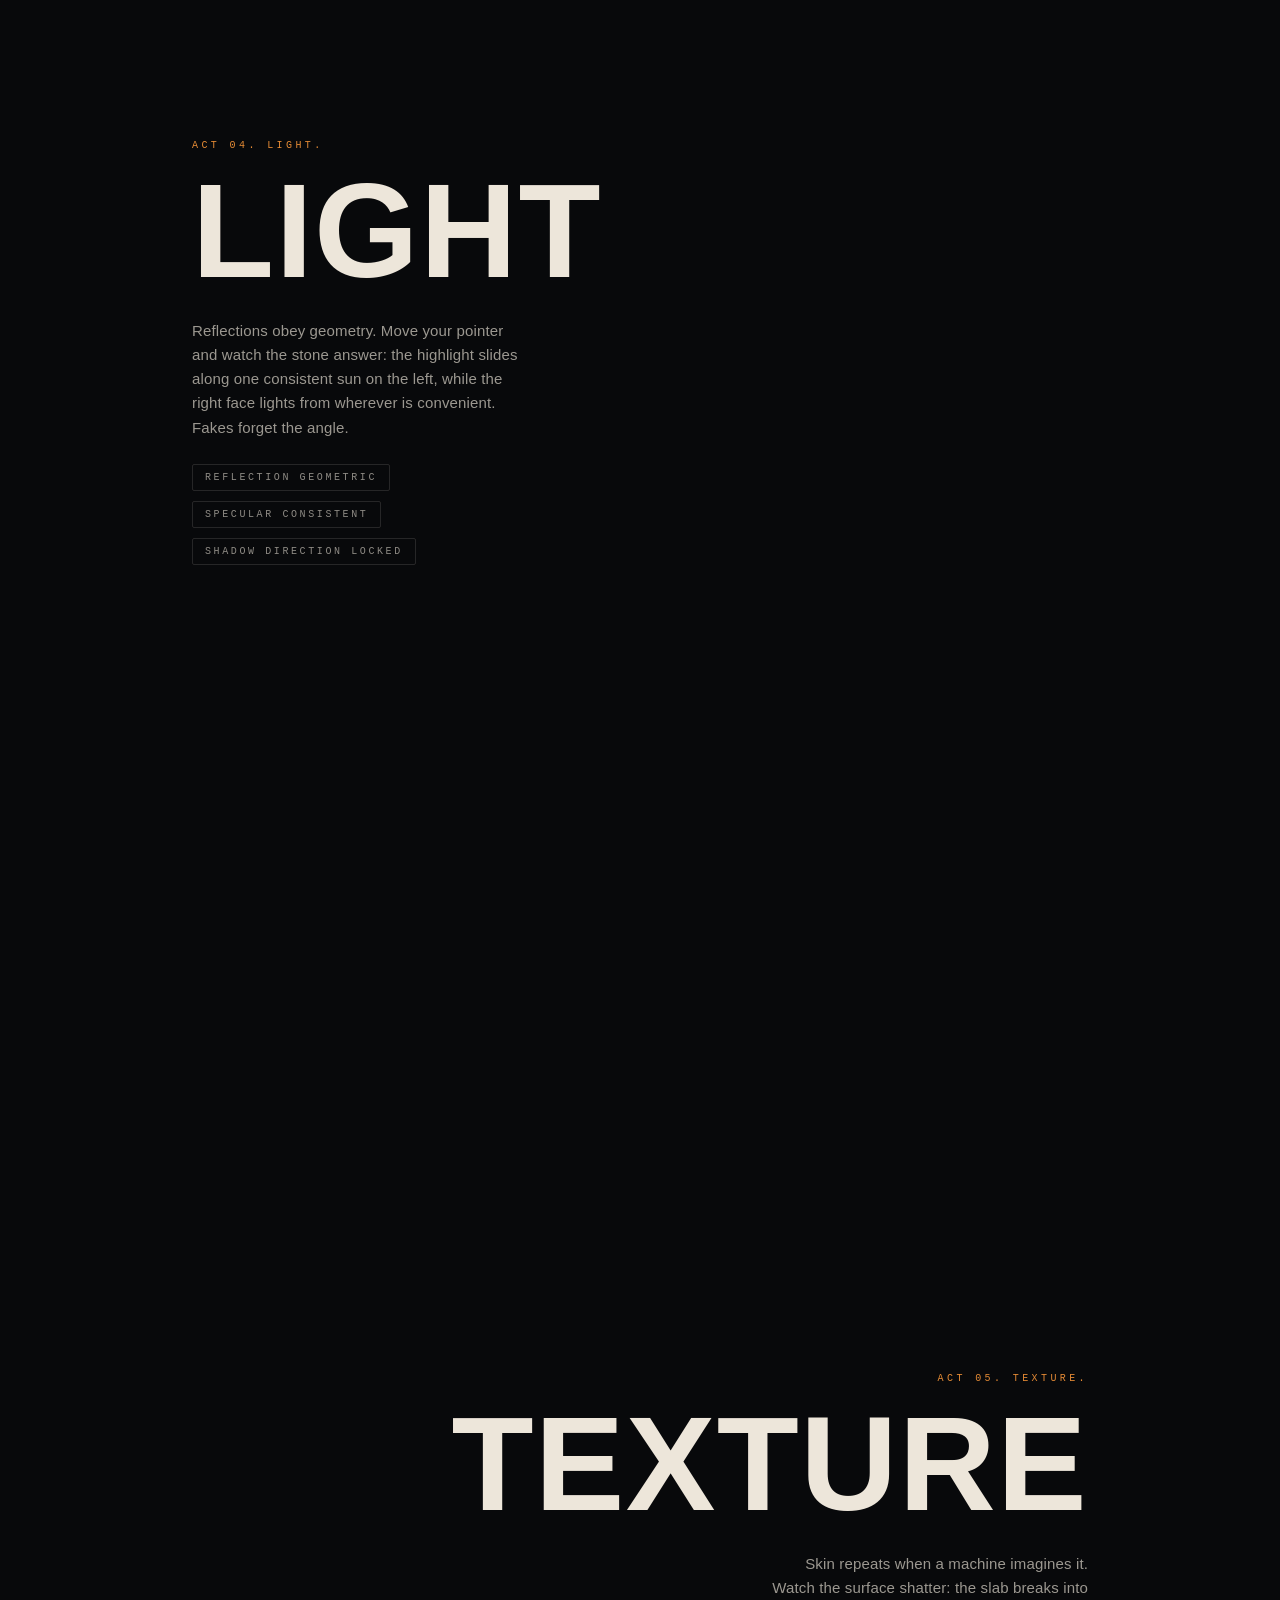
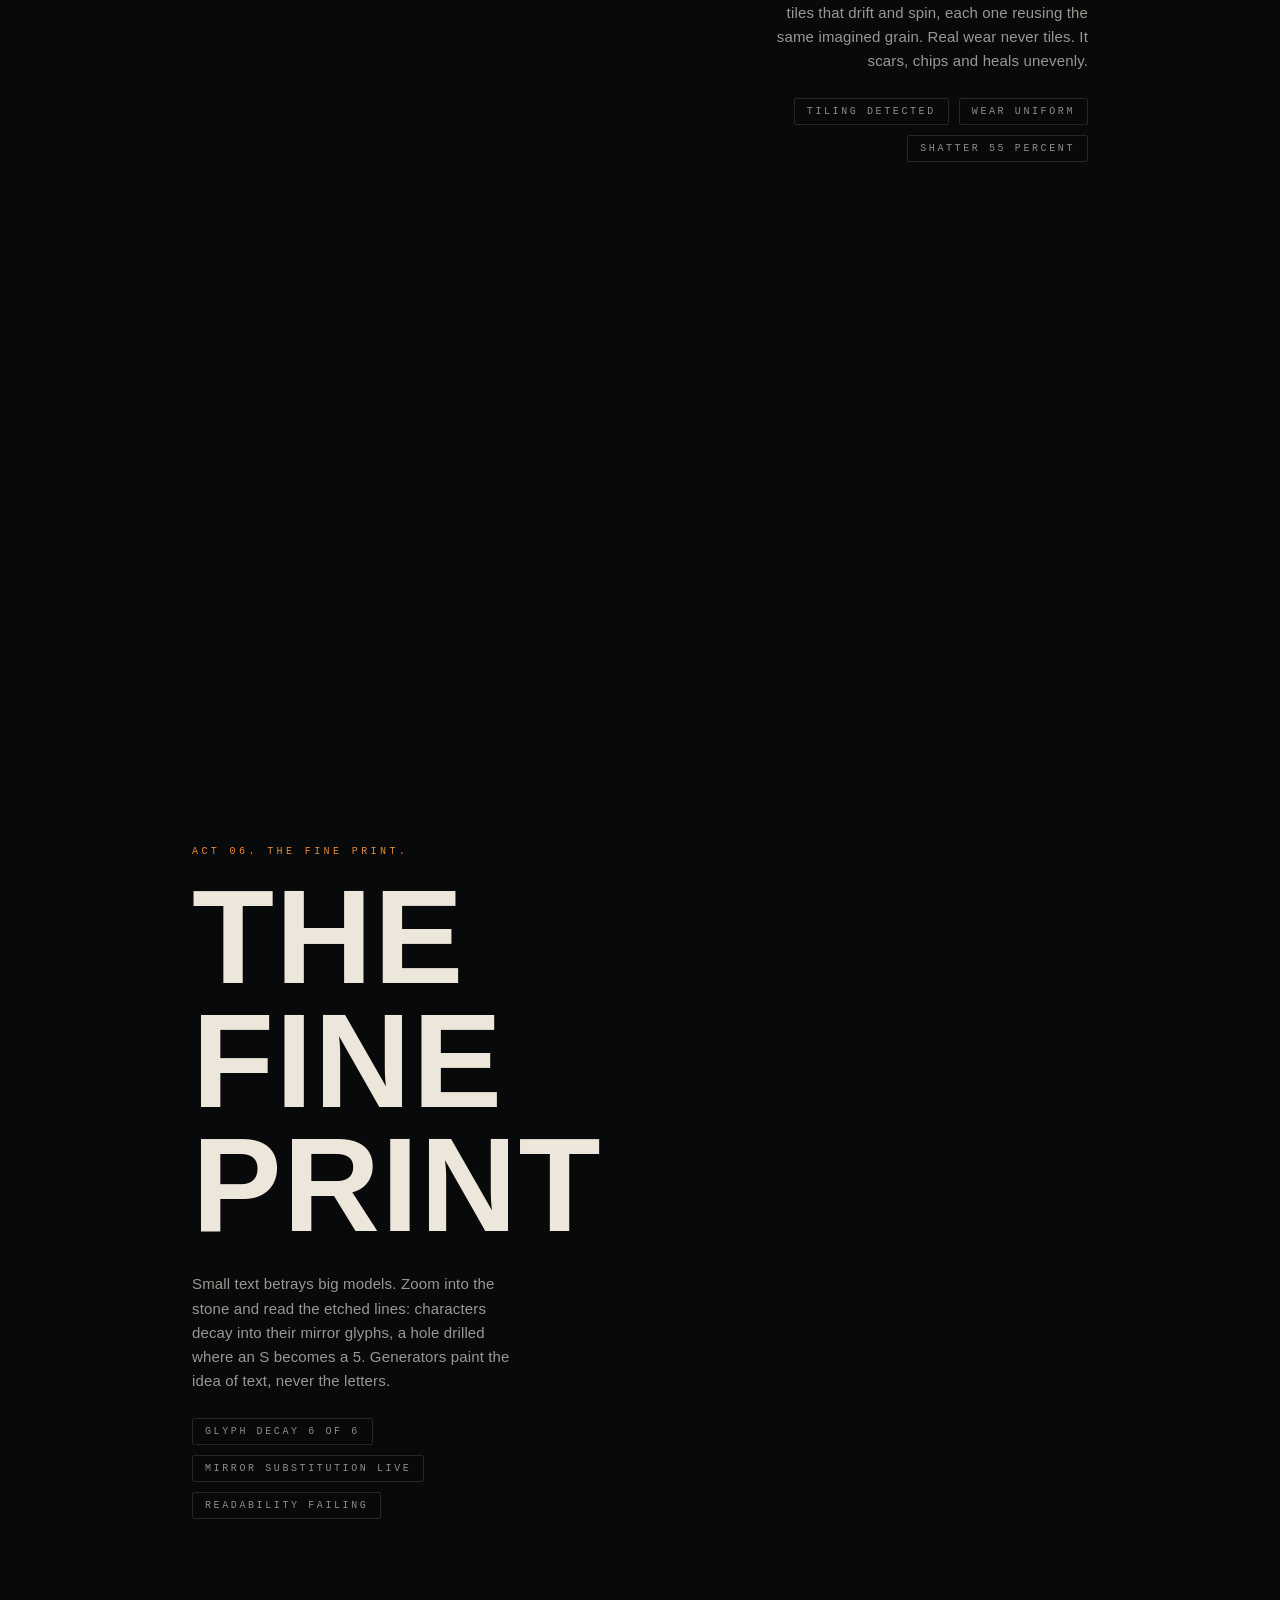
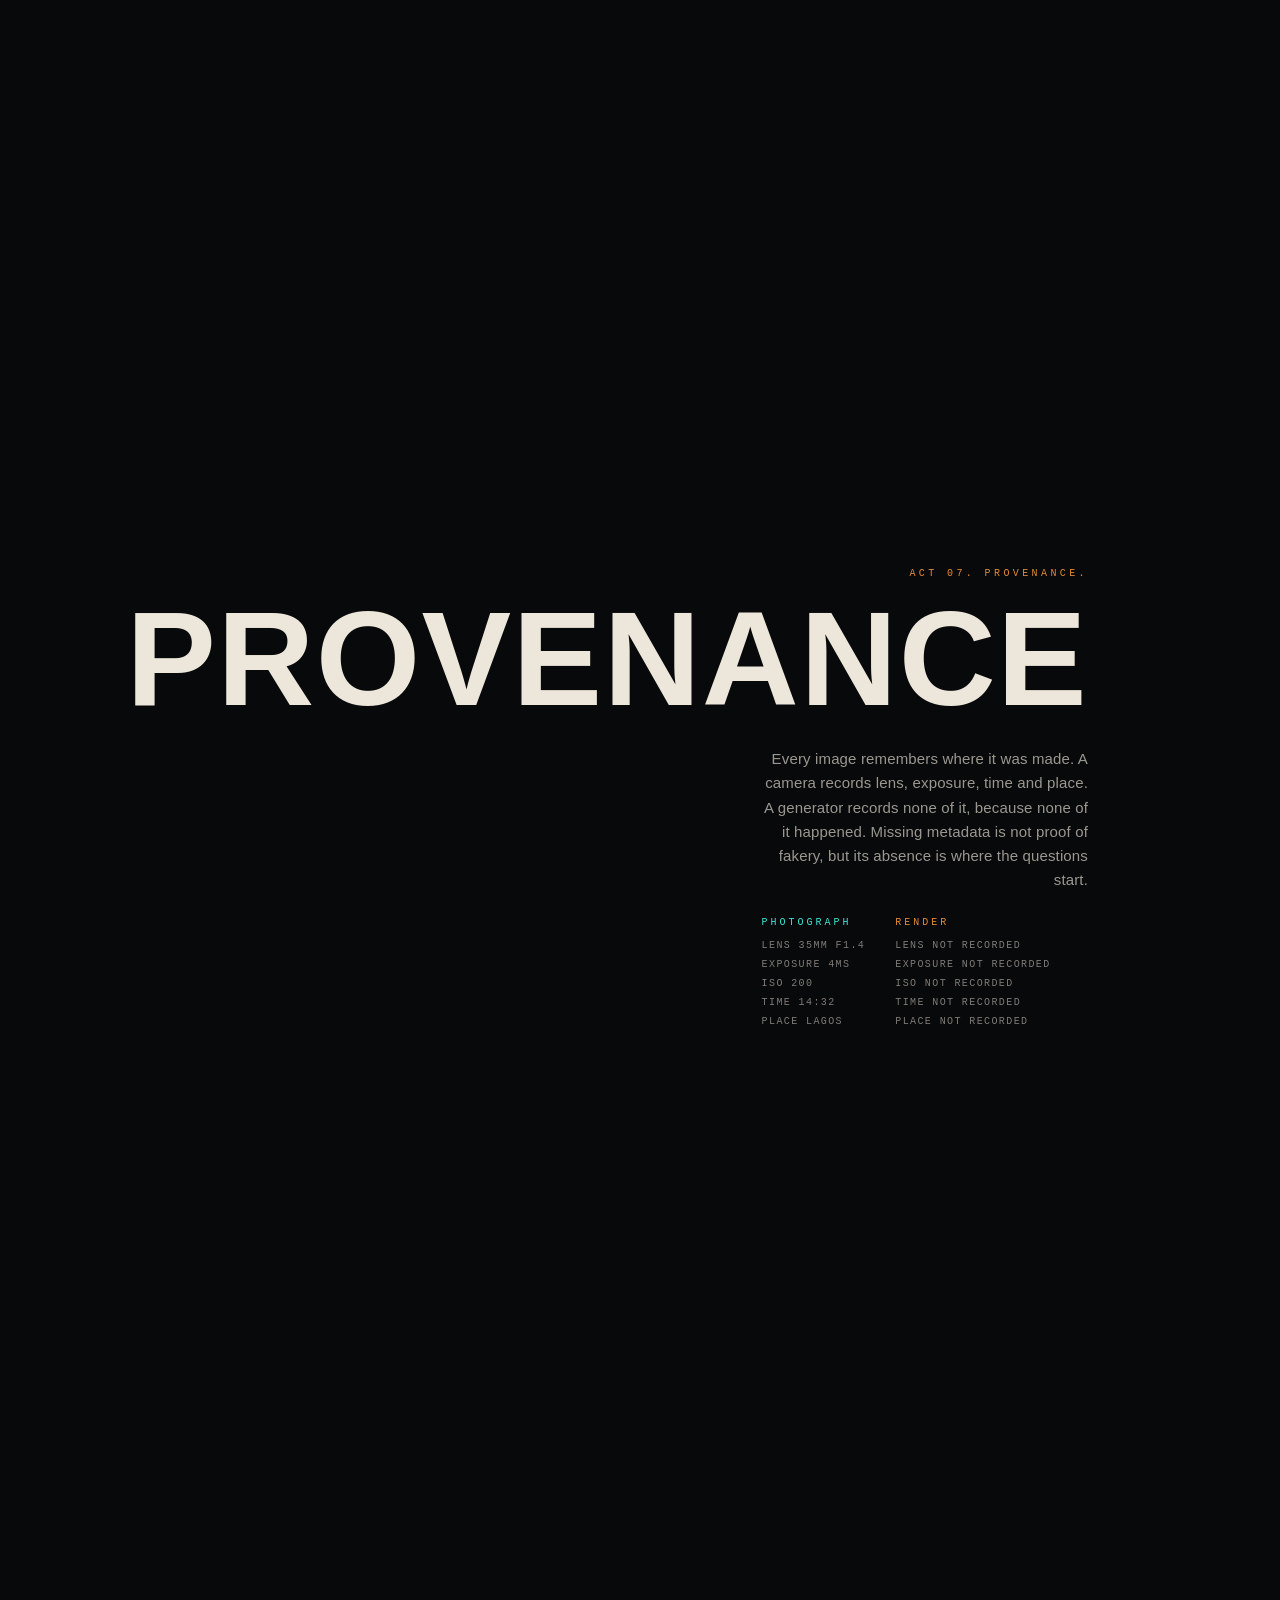
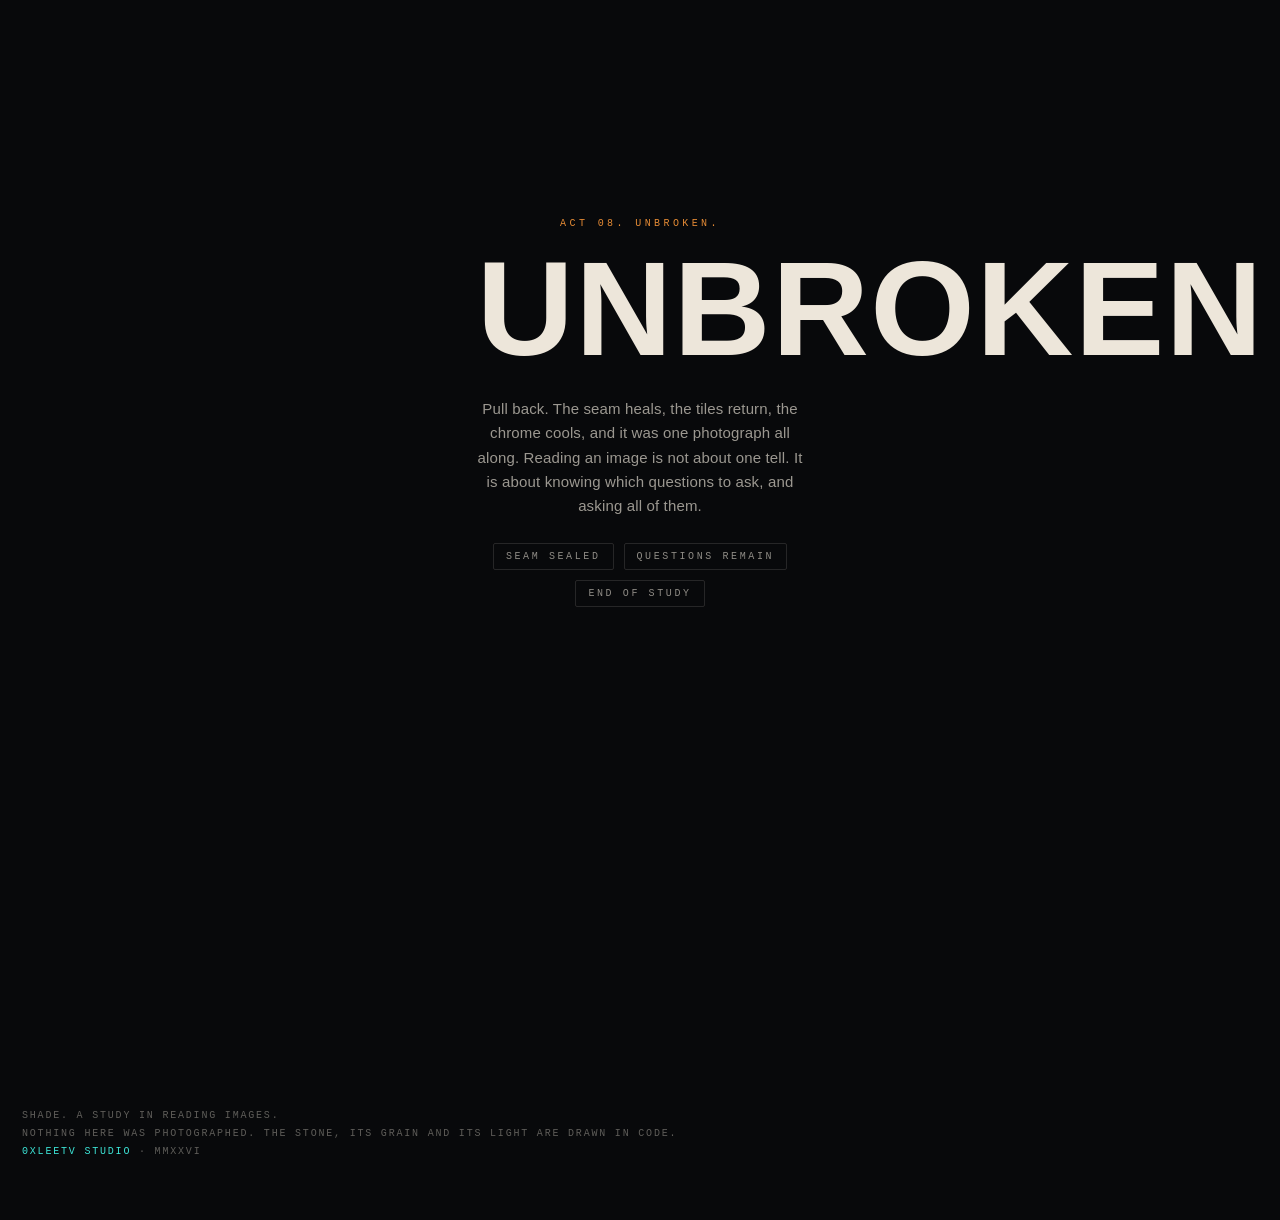
<file: shade/index.html>
<!doctype html>
<html lang="en">
<head>
<meta charset="utf-8">
<meta name="viewport" content="width=device-width, initial-scale=1, viewport-fit=cover">
<meta name="description" content="SHADE. A monolith split into two realities. A study in reading AI generated images, carved into a site.">
<title>SHADE</title>
<link rel="stylesheet" href="style.css?v=15">
</head>
<body>
<canvas id="veil"></canvas>
<canvas id="dust"></canvas>
<canvas id="stage"></canvas>
<canvas id="seamfx"></canvas>
<div id="blurband"></div>

<div class="track" id="track">

  <section class="act" id="overture" aria-label="Overture">
    <div class="bone hero">
      <p class="kick" data-dec>0XLEETV STUDIO. A STUDY IN READING IMAGES.</p>
      <h1 class="giant split" id="bigword">SHADE</h1>
      <p class="lead">One stone, two realities. The left face is drawn as a photograph would be. The right face is drawn as a machine would make it. Everything below teaches your eye to tell them apart.</p>
      <p class="telemetry" data-dec>INPUT 9 ACTS · MODE DRAG TO ORBIT · SOURCE DRAWN IN CODE</p>
      <span class="scrollcue" data-dec>SCROLL TO READ THE STONE</span>
    </div>
  </section>

  <section class="act" id="slab-act" aria-label="The Slab">
    <div class="bone right">
      <p class="kick" data-dec>ACT 01. THE SLAB.</p>
      <h2 class="giant split">THE SLAB</h2>
      <p class="bodycopy">Photographs come from one uninterrupted exposure. Synthetic images are assembled patch by patch, so their surfaces carry no single moment of light. The left face obeys one sun. The right face obeys nine opinions.</p>
      <div class="tele" data-dec>
        <span>SURFACE CONTINUOUS</span><span>EXPOSURE SINGULAR</span><span>LIGHT ONE SOURCE</span>
      </div>
    </div>
  </section>

  <section class="act" id="seam-act" aria-label="The Seam">
    <div class="bone left">
      <p class="kick" data-dec>ACT 02. THE SEAM.</p>
      <h2 class="giant split">THE SEAM</h2>
      <p class="bodycopy">Between the two faces runs a seam you can drag. Pull it and the stone opens: chrome pours through the cut, an iridescent film settling over the raw geometry before the surface forgets it was ever artificial.</p>
      <div class="tele" data-dec>
        <span>DRAG TO ORBIT</span><span>SEAM LIVE</span><span>EDGE GRADED BLUR</span>
      </div>
    </div>
  </section>

  <section class="act" id="noise-act" aria-label="Noise">
    <div class="bone right">
      <p class="kick" data-dec>ACT 03. NOISE.</p>
      <h2 class="giant split">NOISE</h2>
      <p class="bodycopy">A sensor leaves structured grain, correlated from pixel to pixel by the physics of its own wiring. A generator leaves noise that has never met a sensor: even, uncorrelated, a fingerprint it forgot to fake.</p>
      <div class="tele" data-dec>
        <span>GRAIN STRUCTURED</span><span>CORRELATION 0.42</span><span>SENSOR SIGNATURE PRESENT</span>
      </div>
    </div>
  </section>

  <section class="act" id="light-act" aria-label="Light">
    <div class="bone left">
      <p class="kick" data-dec>ACT 04. LIGHT.</p>
      <h2 class="giant split">LIGHT</h2>
      <p class="bodycopy">Reflections obey geometry. Move your pointer and watch the stone answer: the highlight slides along one consistent sun on the left, while the right face lights from wherever is convenient. Fakes forget the angle.</p>
      <div class="tele" data-dec>
        <span>REFLECTION GEOMETRIC</span><span>SPECULAR CONSISTENT</span><span>SHADOW DIRECTION LOCKED</span>
      </div>
    </div>
  </section>

  <section class="act" id="texture-act" aria-label="Texture">
    <div class="bone right">
      <p class="kick" data-dec>ACT 05. TEXTURE.</p>
      <h2 class="giant split one">TEXTURE</h2>
      <p class="bodycopy">Skin repeats when a machine imagines it. Watch the surface shatter: the slab breaks into tiles that drift and spin, each one reusing the same imagined grain. Real wear never tiles. It scars, chips and heals unevenly.</p>
      <div class="tele" data-dec>
        <span>TILING DETECTED</span><span>WEAR UNIFORM</span><span>SHATTER 55 PERCENT</span>
      </div>
    </div>
  </section>

  <section class="act" id="fine-print" aria-label="The Fine Print">
    <div class="bone left">
      <p class="kick" data-dec>ACT 06. THE FINE PRINT.</p>
      <h2 class="giant split">THE FINE PRINT</h2>
      <p class="bodycopy">Small text betrays big models. Zoom into the stone and read the etched lines: characters decay into their mirror glyphs, a hole drilled where an S becomes a 5. Generators paint the idea of text, never the letters.</p>
      <div class="tele" data-dec>
        <span>GLYPH DECAY 6 OF 6</span><span>MIRROR SUBSTITUTION LIVE</span><span>READABILITY FAILING</span>
      </div>
    </div>
  </section>

  <section class="act" id="provenance-act" aria-label="Provenance">
    <div class="bone right">
      <p class="kick" data-dec>ACT 07. PROVENANCE.</p>
      <h2 class="giant split one">PROVENANCE</h2>
      <p class="bodycopy">Every image remembers where it was made. A camera records lens, exposure, time and place. A generator records none of it, because none of it happened. Missing metadata is not proof of fakery, but its absence is where the questions start.</p>
      <aside class="provgrid" aria-label="Provenance records">
        <div class="pc">
          <span class="ph" data-dec>PHOTOGRAPH</span>
          <span data-dec>LENS 35MM F1.4</span>
          <span data-dec>EXPOSURE 4MS</span>
          <span data-dec>ISO 200</span>
          <span data-dec>TIME 14:32</span>
          <span data-dec>PLACE LAGOS</span>
        </div>
        <div class="pc">
          <span class="ph" data-dec>RENDER</span>
          <span data-dec>LENS NOT RECORDED</span>
          <span data-dec>EXPOSURE NOT RECORDED</span>
          <span data-dec>ISO NOT RECORDED</span>
          <span data-dec>TIME NOT RECORDED</span>
          <span data-dec>PLACE NOT RECORDED</span>
        </div>
      </aside>
    </div>
  </section>

  <section class="act" id="unbroken" aria-label="Unbroken">
    <div class="bone center">
      <p class="kick" data-dec>ACT 08. UNBROKEN.</p>
      <h2 class="giant split">UNBROKEN</h2>
      <p class="bodycopy">Pull back. The seam heals, the tiles return, the chrome cools, and it was one photograph all along. Reading an image is not about one tell. It is about knowing which questions to ask, and asking all of them.</p>
      <div class="tele" data-dec>
        <span>SEAM SEALED</span><span>QUESTIONS REMAIN</span><span>END OF STUDY</span>
      </div>
    </div>
  </section>

</div>

<header>
  <span class="mark" data-dec>SHADE</span>
  <span class="mk-sub" data-dec>A STUDY IN READING IMAGES</span>
</header>

<footer id="colo">
  <span>SHADE. A STUDY IN READING IMAGES.</span>
  <span>NOTHING HERE WAS PHOTOGRAPHED. THE STONE, ITS GRAIN AND ITS LIGHT ARE DRAWN IN CODE.</span>
  <span><a class="maglink" href="https://0xleetvstudio.netlify.app">0XLEETV STUDIO</a> · MMXXVI</span>
</footer>

<script src="app.js?v=15"></script>
</body>
</html>
</file>
<file: eclipse-horizon/styles.css>
:root{
  --ink:#f2efe9;
  --dim:#98928a;
  --amber:#f0a35e;
  --line:rgba(255,255,255,0.16);
}
*{box-sizing:border-box}
html,body{margin:0;padding:0;background:#000;color:var(--ink);
  font-family:"Helvetica Neue",Helvetica,Arial,sans-serif;
  -webkit-font-smoothing:antialiased}

/* ---------- film stage ---------- */
.film{position:relative;height:1500vh}
.stage{position:sticky;top:0;height:100vh;overflow:hidden}
#sky{position:absolute;inset:0;width:100%;height:100%;display:block}

/* ---------- bands ---------- */
.band{position:fixed;top:0;left:0;width:100%;height:100vh;display:flex;
  align-items:flex-end;padding:12vh 6vw 14vh;overflow:hidden;
  pointer-events:none;will-change:opacity,transform;visibility:hidden}
.copy{position:relative;z-index:2;max-width:42rem;width:100%;
  text-shadow:0 2px 28px rgba(0,0,0,.85)}
.copy-hero{position:absolute;left:6vw;bottom:11vh;width:auto}

/* ---------- type ---------- */
.kicker{font-family:ui-monospace,SFMono-Regular,Menlo,Consolas,monospace;
  font-size:.72rem;letter-spacing:.35em;text-transform:uppercase;
  color:var(--dim);margin:0 0 1rem}
.hero-line{font-size:clamp(1.5rem,4.8vw,2.7rem);font-weight:700;
  letter-spacing:-0.02em;line-height:1.12;margin:0;max-width:22ch}
.display{font-size:clamp(3.2rem,13vw,9.5rem);font-weight:800;
  letter-spacing:-0.035em;line-height:.95;margin:.1rem 0 1.6rem}
.display.warn{color:var(--amber)}
.statement{font-size:clamp(1rem,2.4vw,1.3rem);line-height:1.55;color:#cfc9c0;
  margin:0 0 2.2rem;max-width:34ch}
.mono{font-family:ui-monospace,SFMono-Regular,Menlo,Consolas,monospace;
  font-size:.78rem;letter-spacing:.08em;color:var(--dim);margin:1rem 0 0}

/* ---------- slider ---------- */
.knob{appearance:none;-webkit-appearance:none;width:min(420px,74vw);height:2px;
  background:var(--line);border-radius:2px;margin:0;display:block;cursor:pointer;
}
.knob::-webkit-slider-thumb{-webkit-appearance:none;width:22px;height:22px;
  border-radius:50%;background:var(--amber);border:none;cursor:pointer;
  box-shadow:0 0 14px rgba(240,163,94,.55)}
.knob::-moz-range-thumb{width:22px;height:22px;border-radius:50%;
  background:var(--amber);border:none;cursor:pointer}

/* ---------- chart ---------- */
.chart{display:grid;gap:1.15rem;max-width:46rem;width:100%;margin-top:.4rem}
.row{display:grid;grid-template-columns:minmax(96px,9rem) 1fr auto;gap:1.1rem;align-items:center}
.row .lbl{font-family:ui-monospace,Menlo,monospace;font-size:.7rem;
  letter-spacing:.06em;color:var(--dim);text-transform:uppercase}
.row .bar{height:10px;border-radius:5px;
  background:linear-gradient(90deg, rgba(240,163,94,.9), rgba(240,163,94,.22))}
.row .num{font-family:ui-monospace,Menlo,monospace;font-size:1.05rem}
.row.top .num{font-size:1.3rem;color:var(--amber)}
.row.top .bar{background:linear-gradient(90deg, rgba(240,163,94,1), rgba(240,163,94,.45))}

/* ---------- stats ---------- */
.stats{display:flex;flex-wrap:wrap;gap:1.6rem 2.4rem}
.stat b{white-space:nowrap}
.stat b{display:block;font-size:clamp(1.9rem,6vw,3.4rem);font-weight:800;
  letter-spacing:-0.03em;margin-bottom:.5rem}
.stat span{font-family:ui-monospace,Menlo,monospace;font-size:.68rem;
  letter-spacing:.14em;text-transform:uppercase;color:var(--dim)}

/* ---------- mobile ---------- */
@media (max-width:480px){
  .band{padding:10vh 7vw 12vh}
  .row{grid-template-columns:minmax(80px,6.5rem) 1fr auto;gap:.7rem}
  .row .lbl{font-size:.58rem}
  .stats{grid-template-columns:1fr;gap:1.6rem}
  .copy-hero{bottom:9vh}
}

/* ---------- chapter, tags, chips ---------- */
.chapter{position:fixed;top:4.5vh;left:6vw;z-index:5;
  font-family:ui-monospace,SFMono-Regular,Menlo,Consolas,monospace;
  font-size:.68rem;letter-spacing:.32em;text-transform:uppercase;
  color:var(--dim);opacity:0;pointer-events:none}
#tags{position:fixed;inset:0;z-index:4;pointer-events:none;opacity:0;transition:opacity .45s}
#tags.on{opacity:1}
.tag{position:absolute;font-family:ui-monospace,SFMono-Regular,Menlo,Consolas,monospace;
  font-size:.68rem;letter-spacing:.24em;text-transform:uppercase;color:#e8e6e0;
  text-shadow:0 2px 18px rgba(0,0,0,.9)}
.tag b{display:block;font-weight:400;letter-spacing:.04em;text-transform:none;
  color:var(--dim);margin-top:.4rem;font-size:.74rem}
.tag::after{content:"";display:block;width:34px;height:1px;background:var(--line);margin-top:.55rem}
.tag-a{left:9vw;top:19vh}
.tag-b{right:8vw;top:60vh;text-align:right}
.chips{display:flex;flex-wrap:wrap;gap:.55rem;margin:1.5rem 0 .9rem}
.chip{font-family:ui-monospace,SFMono-Regular,Menlo,Consolas,monospace;
  font-size:.72rem;letter-spacing:.08em;text-transform:uppercase;color:var(--dim);
  background:transparent;border:1px solid var(--line);border-radius:999px;
  padding:.6rem 1.1rem;cursor:pointer}
.chip.active{color:var(--ink);border-color:var(--amber)}
.pick{cursor:pointer}
.pick.active .lbl{color:var(--ink)}
.pick.active .bar{box-shadow:0 0 12px rgba(240,163,94,.35)}

/* ---------- free copy placement ---------- */
.band.right{justify-content:flex-end;text-align:right}
.band.top{align-items:flex-start;padding-top:15vh}
.band.top .copy{margin-left:auto;margin-right:0}
.band.right .knob{margin-left:auto}
.band.right .chart,.band.right .chips{margin-left:auto}

/* ---------- annotations ---------- */
#annos{position:fixed;inset:0;z-index:4;pointer-events:none}
.anno{position:absolute;opacity:0;
  font-family:ui-monospace,SFMono-Regular,Menlo,Consolas,monospace;
  font-size:.66rem;letter-spacing:.28em;text-transform:uppercase;color:#e3dfd7;
  text-shadow:0 2px 16px rgba(0,0,0,.9)}
.anno::after{content:"";display:block;width:30px;height:1px;background:var(--line);margin-top:.5rem}
#a-first{left:82vw;top:36vh}
#a-bead{left:60vw;top:38vh}
#a-umbra{left:14vw;top:24vh}
#a-limb{left:56vw;top:10vh}
#a-stream{left:18vw;top:55vh}
#a-bands{left:60vw;top:16vh}
#a-prom{left:14vw;top:60vh}
.anno,.tag-a,.tag-b,.chapter{transition:left .45s ease,top .45s ease}
.tag-b{left:10vw;top:70vh;right:auto;text-align:left}
@media (max-width:700px){.tag-b{top:90vh}}
</file>
<file: shade/style.css>
* { margin: 0; padding: 0; box-sizing: border-box; }
html { scrollbar-width: none; }
html::-webkit-scrollbar { display: none; }
body {
  background: #08090B;
  color: #E8E1D6;
  font-family: -apple-system, BlinkMacSystemFont, "Segoe UI", Roboto, Helvetica, Arial, sans-serif;
  overflow-x: hidden;
  -webkit-font-smoothing: antialiased;
}

#veil, #stage, #seamfx {
  position: fixed; inset: 0; width: 100vw; height: 100vh;
  pointer-events: none;
}
#veil { z-index: 0; animation: veildrift 80s ease-in-out infinite; }
@keyframes veildrift { 0%, 100% { filter: hue-rotate(0deg); } 50% { filter: hue-rotate(16deg); } }
#dust { position: fixed; inset: 0; width: 100vw; height: 100vh; pointer-events: none; z-index: 0; }
#stage { z-index: 1; touch-action: pan-y; cursor: ew-resize; pointer-events: auto; }
#seamfx { z-index: 2; }
#blurband {
  position: fixed; top: 0; bottom: 0; width: 96px; z-index: 2; pointer-events: none;
  backdrop-filter: blur(13px) saturate(1.25);
  -webkit-backdrop-filter: blur(13px) saturate(1.25);
  -webkit-mask-image: linear-gradient(90deg, transparent, #000 32%, #000 68%, transparent);
  mask-image: linear-gradient(90deg, transparent, #000 32%, #000 68%, transparent);
  opacity: 0; transition: opacity 0.5s ease;
}
#blurband.on { opacity: 1; }

.track { position: relative; z-index: 3; }
.act { position: relative; min-height: 135vh; display: flex; align-items: center; pointer-events: none; }
.bone { pointer-events: auto; }
.act:first-child { min-height: 100vh; }

header {
  position: fixed; top: max(18px, env(safe-area-inset-top)); left: 22px; right: 22px; z-index: 6;
  display: flex; justify-content: space-between; align-items: baseline; pointer-events: none;
}
.mark {
  font-size: 12px; letter-spacing: 0.42em; font-weight: 600; color: rgba(232,225,214,0.6);
}
.mk-sub {
  font-family: ui-monospace, SFMono-Regular, Menlo, Consolas, monospace;
  font-size: 9px; letter-spacing: 0.3em; color: rgba(232,225,214,0.34);
}

.bone {
  max-width: 30em; padding: 0 clamp(20px, 6vw, 88px);
  margin-left: clamp(22px, 9vw, 140px);
}
.bone.right { margin-left: auto; margin-right: clamp(22px, 9vw, 140px); text-align: right; }
.bone.right .tele { justify-content: flex-end; }
.bone.center { margin: 0 auto; text-align: center; }
.bone.center .tele { justify-content: center; }
.bone.hero { text-align: center; margin: 0 auto; }
.bone.hero .tele { justify-content: center; }

.kick {
  font-family: ui-monospace, SFMono-Regular, Menlo, Consolas, monospace;
  font-size: 10px; letter-spacing: 0.34em; color: #E58B35;
  margin-bottom: 18px;
}
.giant {
  font-size: clamp(46px, 10.5vw, 168px);
  font-weight: 800; letter-spacing: 0.01em; line-height: 0.92;
  color: #EDE6DA; margin-bottom: 26px;
}
.giant .wd { display: inline-block; white-space: nowrap; }
.bone.hero .giant, .bone.center .giant { width: max-content; max-width: 94vw; margin-left: auto; margin-right: auto; }
.bone.right .giant.one { display: flex; justify-content: flex-end; }
.giant .ch { display: inline-block; opacity: 0; transform: translateY(0.55em) rotate(4deg); }
.in .giant .ch {
  opacity: 1; transform: none;
  transition: opacity 0.5s ease, transform 0.62s cubic-bezier(0.19, 1, 0.3, 1);
}
.lead, .bodycopy {
  font-size: 15px; line-height: 1.62; letter-spacing: 0.01em;
  color: rgba(226,219,208,0.68); margin-bottom: 24px;
}
.bone.hero .lead { max-width: 34em; margin: 0 auto 24px; font-size: 16px; }

.telemetry, .tele, .scrollcue {
  font-family: ui-monospace, SFMono-Regular, Menlo, Consolas, monospace;
  font-size: 10px; letter-spacing: 0.26em; color: rgba(226,219,208,0.5);
}
.tele { display: flex; flex-wrap: wrap; gap: 10px; }
.tele span {
  border: 1px solid rgba(226,219,208,0.14); border-radius: 2px;
  padding: 7px 12px; color: rgba(226,219,208,0.62);
}
.scrollcue {
  display: inline-block; margin-top: 34px; color: rgba(232,225,214,0.42);
  animation: cue 2.6s ease-in-out infinite;
}
@keyframes cue { 0%, 100% { opacity: 0.35; } 50% { opacity: 0.85; } }

.rb { opacity: 0; transform: translateY(26px); }
.in .rb {
  opacity: 1; transform: none;
  transition: opacity 0.66s ease, transform 0.66s cubic-bezier(0.19, 1, 0.3, 1);
}
.in .rb.d1 { transition-delay: 0.08s; }
.in .rb.d2 { transition-delay: 0.16s; }
.in .rb.d3 { transition-delay: 0.24s; }

.provgrid {
  display: flex; gap: 30px; justify-content: flex-start;
  font-family: ui-monospace, SFMono-Regular, Menlo, Consolas, monospace;
  font-size: 10px; letter-spacing: 0.14em; text-align: left;
}
.bone.center .provgrid, .bone.hero .provgrid { justify-content: center; }
.pc { display: flex; flex-direction: column; gap: 8px; color: rgba(226,219,208,0.55); }
.pc .ph { letter-spacing: 0.3em; margin-bottom: 4px; }
.pc:first-child .ph { color: #3CE4D6; }
.pc:last-child .ph { color: #E58B35; }

#colo {
  position: relative; z-index: 3;
  padding: 10vh 22px 7vh; display: flex; flex-direction: column; gap: 7px;
  font-family: ui-monospace, SFMono-Regular, Menlo, Consolas, monospace;
  font-size: 10px; letter-spacing: 0.18em; color: rgba(226,219,208,0.4);
}
.maglink { color: #3CE4D6; text-decoration: none; display: inline-block; }
.maglink:hover { text-decoration: underline; }

@media (prefers-reduced-motion: reduce) {
  .scrollcue { animation: none; }
  .giant .ch, .rb { opacity: 1; transform: none; transition: none; }
}
@media (max-width: 720px) {
  .act { min-height: 110vh; }
  .bone, .bone.right { margin: 0; padding: 0 20px; text-align: left; }
  .bone.right .tele { justify-content: flex-start; }
  .tele { gap: 7px; }
  .tele span { padding: 6px 9px; }
  .provgrid { gap: 20px; }
  #colo { padding: 8vh 20px 6vh; }
}
@media (max-width: 720px) { .bone.right .giant.one { font-size: clamp(30px, 8vw, 46px); } }
</file>
